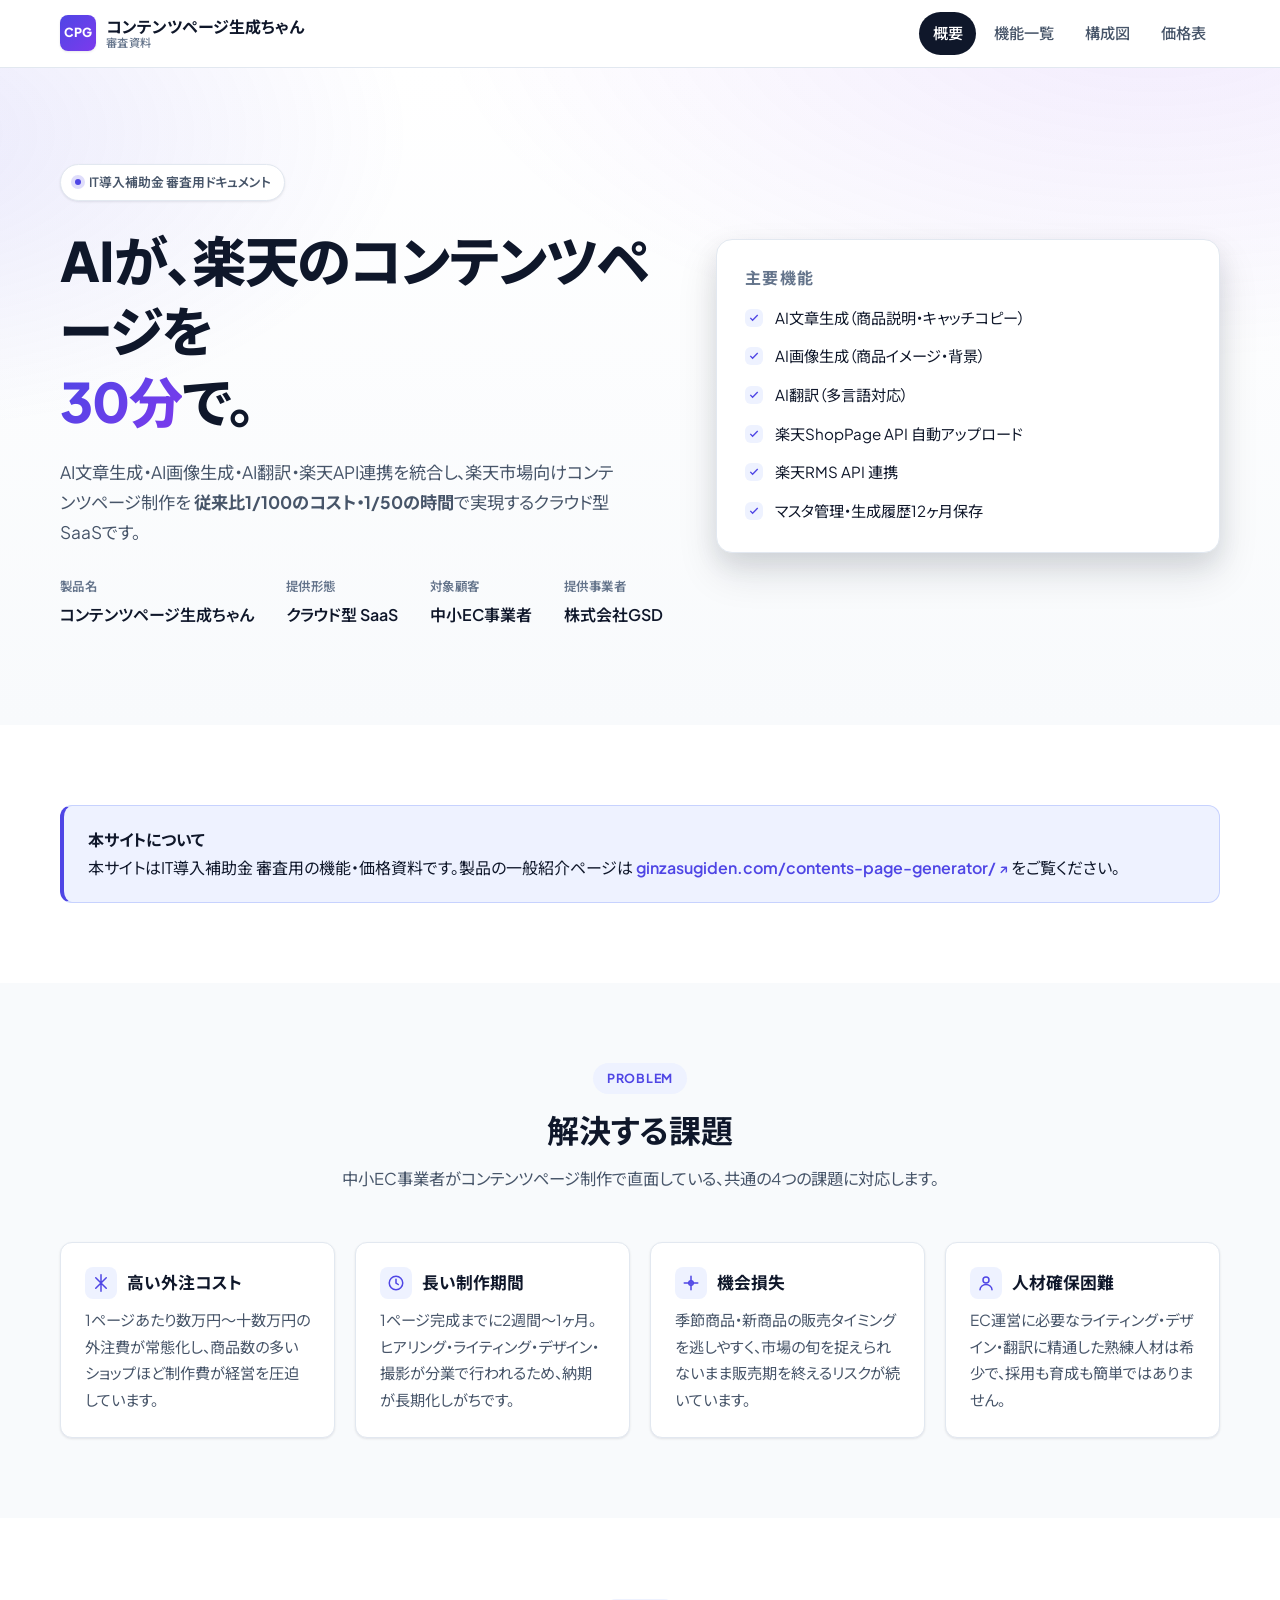
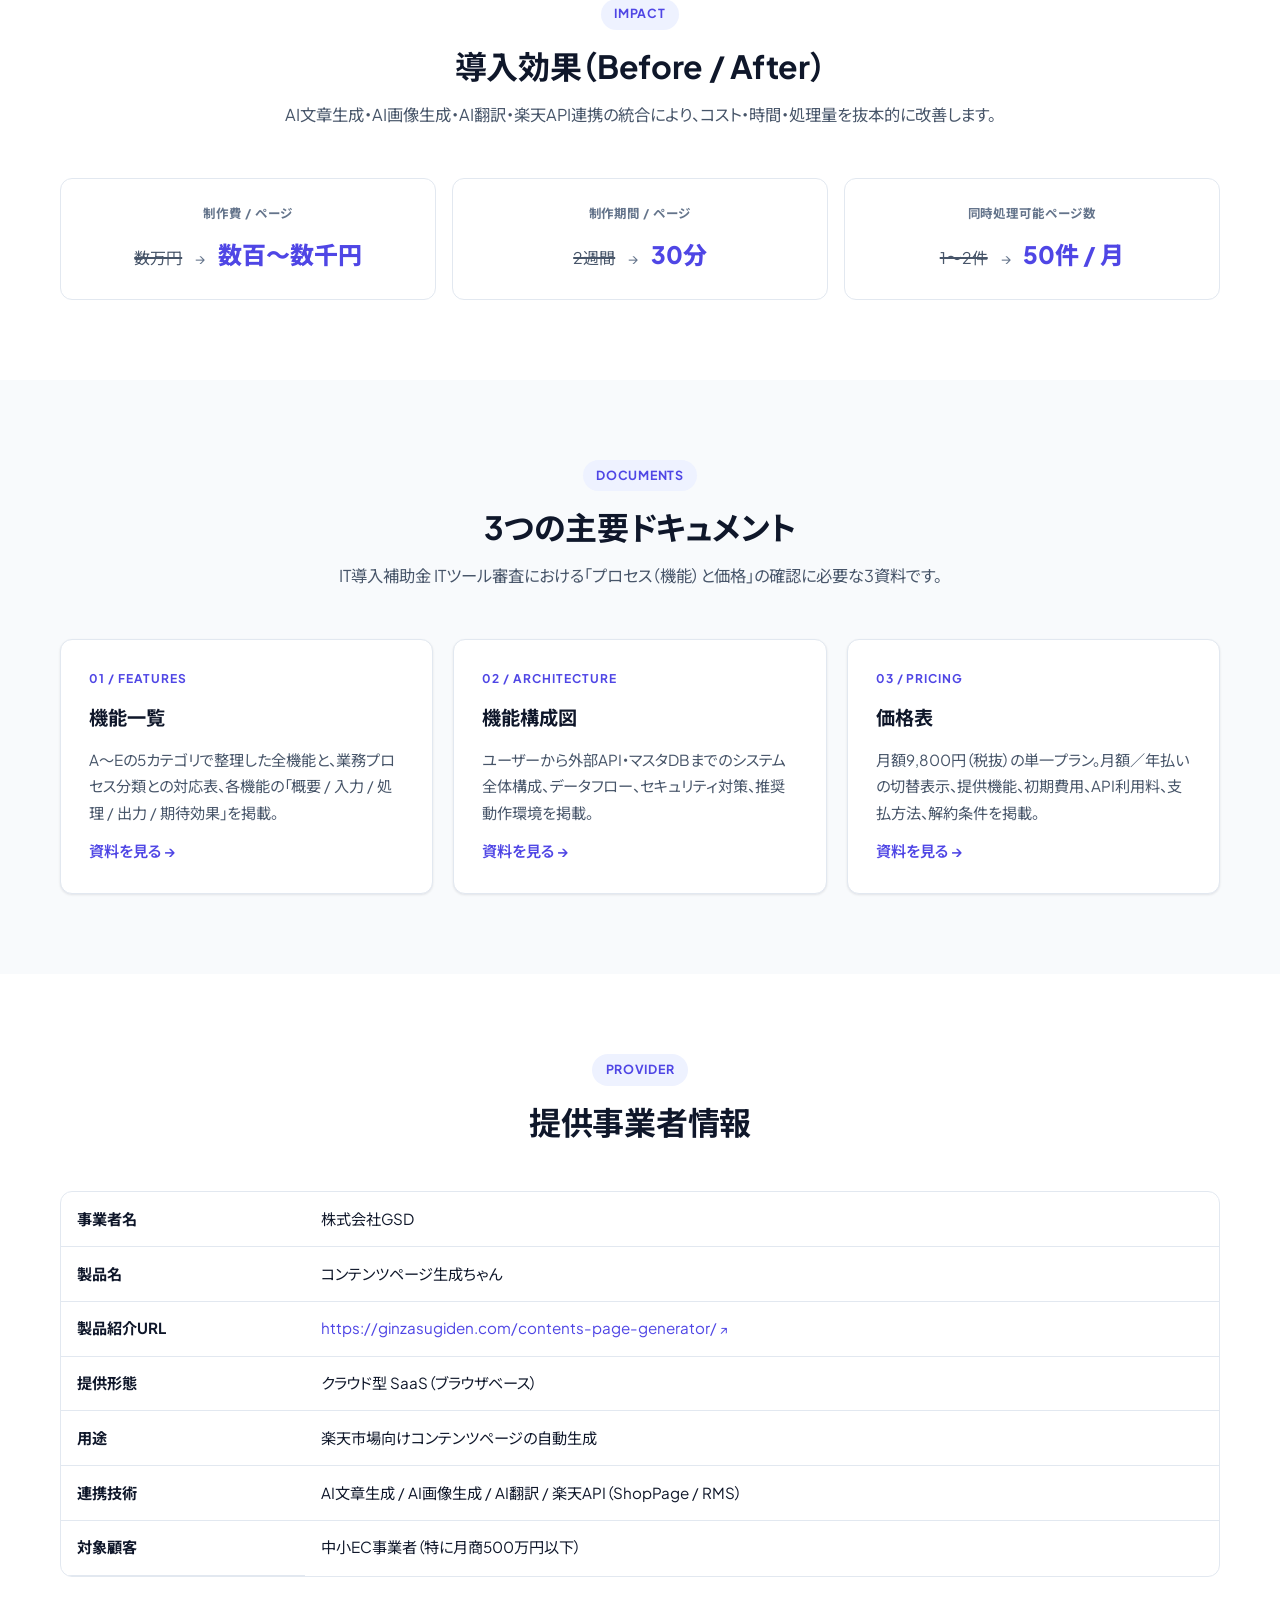
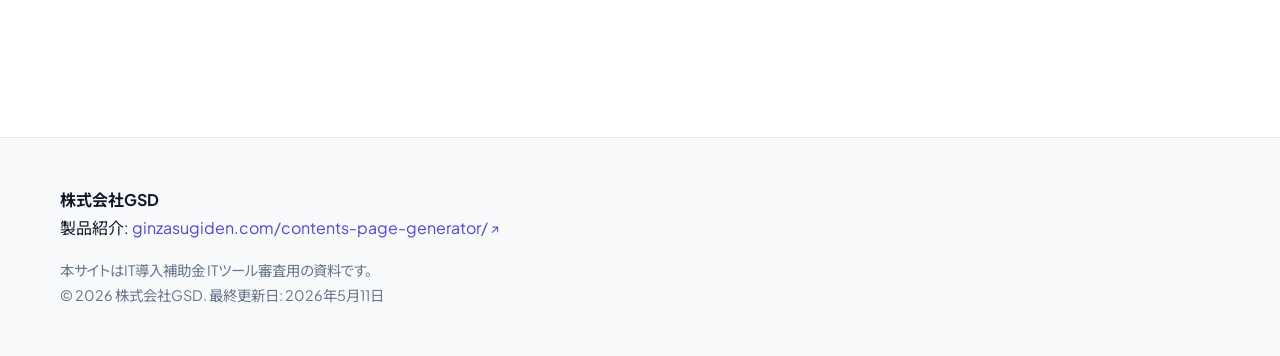
<file: index.html>
<!DOCTYPE html>
<html lang="ja">
<head>
<meta charset="UTF-8">
<meta name="viewport" content="width=device-width, initial-scale=1.0">
<meta name="robots" content="noindex">
<meta name="description" content="コンテンツページ生成ちゃん 審査用ドキュメントサイト — 製品概要・機能一覧・機能構成図・価格表をまとめた、IT導入補助金 ITツール審査用の資料サイトです。">
<title>コンテンツページ生成ちゃん｜IT導入補助金 審査用ドキュメント</title>
<link rel="stylesheet" href="./assets/css/style.css">
</head>
<body>

<header class="site-header">
  <div class="container header-inner">
    <a href="./index.html" class="site-logo">
      <span class="logo-mark">CPG</span>
      <span class="logo-text">コンテンツページ生成ちゃん<small>審査資料</small></span>
    </a>
    <nav class="site-nav" aria-label="主要ナビゲーション">
      <a href="./index.html" aria-current="page">概要</a>
      <a href="./features.html">機能一覧</a>
      <a href="./architecture.html">構成図</a>
      <a href="./pricing.html">価格表</a>
    </nav>
  </div>
</header>

<main>

  <!-- ============== HERO ============== -->
  <section class="hero">
    <div class="container hero-inner">
      <div>
        <span class="hero-tag">IT導入補助金 審査用ドキュメント</span>
        <h1 class="hero-title">
          AIが、楽天のコンテンツページを<br>
          <span class="accent">30分</span>で。
        </h1>
        <p class="hero-lead">
          AI文章生成・AI画像生成・AI翻訳・楽天API連携を統合し、楽天市場向けコンテンツページ制作を
          <strong>従来比1/100のコスト・1/50の時間</strong>で実現するクラウド型SaaSです。
        </p>
        <dl class="hero-meta">
          <div>
            <dt>製品名</dt>
            <dd>コンテンツページ生成ちゃん</dd>
          </div>
          <div>
            <dt>提供形態</dt>
            <dd>クラウド型 SaaS</dd>
          </div>
          <div>
            <dt>対象顧客</dt>
            <dd>中小EC事業者</dd>
          </div>
          <div>
            <dt>提供事業者</dt>
            <dd>株式会社GSD</dd>
          </div>
        </dl>
      </div>

      <aside class="hero-card" aria-label="主要機能サマリ">
        <h2>主要機能</h2>
        <ul>
          <li>AI文章生成（商品説明・キャッチコピー）</li>
          <li>AI画像生成（商品イメージ・背景）</li>
          <li>AI翻訳（多言語対応）</li>
          <li>楽天ShopPage API 自動アップロード</li>
          <li>楽天RMS API 連携</li>
          <li>マスタ管理・生成履歴12ヶ月保存</li>
        </ul>
      </aside>
    </div>
  </section>

  <!-- ============== ABOUT THIS SITE ============== -->
  <section class="section">
    <div class="container">
      <div class="notice">
        <strong>本サイトについて</strong><br>
        本サイトはIT導入補助金 審査用の機能・価格資料です。製品の一般紹介ページは
        <a href="https://ginzasugiden.com/contents-page-generator/" target="_blank" rel="noopener" class="ext">ginzasugiden.com/contents-page-generator/</a>
        をご覧ください。
      </div>
    </div>
  </section>

  <!-- ============== 解決する課題 ============== -->
  <section class="section section--alt">
    <div class="container">
      <div class="section-head">
        <span class="section-eyebrow">PROBLEM</span>
        <h2 class="section-title">解決する課題</h2>
        <p class="section-lead">中小EC事業者がコンテンツページ制作で直面している、共通の4つの課題に対応します。</p>
      </div>

      <div class="card-grid">
        <div class="card fade-in">
          <h3 class="card-title">
            <span class="card-icon" aria-hidden="true">
              <svg width="18" height="18" viewBox="0 0 24 24" fill="none"><path d="M12 1v22M5 5l14 14M19 5 5 19" stroke="currentColor" stroke-width="2" stroke-linecap="round"/></svg>
            </span>
            高い外注コスト
          </h3>
          <p>1ページあたり数万円〜十数万円の外注費が常態化し、商品数の多いショップほど制作費が経営を圧迫しています。</p>
        </div>
        <div class="card fade-in">
          <h3 class="card-title">
            <span class="card-icon" aria-hidden="true">
              <svg width="18" height="18" viewBox="0 0 24 24" fill="none"><circle cx="12" cy="12" r="9" stroke="currentColor" stroke-width="2"/><path d="M12 7v5l3 2" stroke="currentColor" stroke-width="2" stroke-linecap="round"/></svg>
            </span>
            長い制作期間
          </h3>
          <p>1ページ完成までに2週間〜1ヶ月。ヒアリング・ライティング・デザイン・撮影が分業で行われるため、納期が長期化しがちです。</p>
        </div>
        <div class="card fade-in">
          <h3 class="card-title">
            <span class="card-icon" aria-hidden="true">
              <svg width="18" height="18" viewBox="0 0 24 24" fill="none"><path d="M3 12h18M12 3v18" stroke="currentColor" stroke-width="2" stroke-linecap="round"/><circle cx="12" cy="12" r="3" stroke="currentColor" stroke-width="2"/></svg>
            </span>
            機会損失
          </h3>
          <p>季節商品・新商品の販売タイミングを逃しやすく、市場の旬を捉えられないまま販売期を終えるリスクが続いています。</p>
        </div>
        <div class="card fade-in">
          <h3 class="card-title">
            <span class="card-icon" aria-hidden="true">
              <svg width="18" height="18" viewBox="0 0 24 24" fill="none"><circle cx="12" cy="8" r="4" stroke="currentColor" stroke-width="2"/><path d="M4 21c0-4 4-7 8-7s8 3 8 7" stroke="currentColor" stroke-width="2" stroke-linecap="round"/></svg>
            </span>
            人材確保困難
          </h3>
          <p>EC運営に必要なライティング・デザイン・翻訳に精通した熟練人材は希少で、採用も育成も簡単ではありません。</p>
        </div>
      </div>
    </div>
  </section>

  <!-- ============== 導入効果 ============== -->
  <section class="section">
    <div class="container">
      <div class="section-head">
        <span class="section-eyebrow">IMPACT</span>
        <h2 class="section-title">導入効果（Before / After）</h2>
        <p class="section-lead">AI文章生成・AI画像生成・AI翻訳・楽天API連携の統合により、コスト・時間・処理量を抜本的に改善します。</p>
      </div>

      <div class="compare">
        <div class="compare-item fade-in">
          <div class="compare-label">制作費 / ページ</div>
          <div class="compare-value">
            <span class="compare-before">数万円</span>
            <span class="compare-arrow">→</span>
            <span class="compare-after">数百〜数千円</span>
          </div>
        </div>
        <div class="compare-item fade-in">
          <div class="compare-label">制作期間 / ページ</div>
          <div class="compare-value">
            <span class="compare-before">2週間</span>
            <span class="compare-arrow">→</span>
            <span class="compare-after">30分</span>
          </div>
        </div>
        <div class="compare-item fade-in">
          <div class="compare-label">同時処理可能ページ数</div>
          <div class="compare-value">
            <span class="compare-before">1〜2件</span>
            <span class="compare-arrow">→</span>
            <span class="compare-after">50件 / 月</span>
          </div>
        </div>
      </div>
    </div>
  </section>

  <!-- ============== ナビゲーション（3つの主要ドキュメント） ============== -->
  <section class="section section--alt">
    <div class="container">
      <div class="section-head">
        <span class="section-eyebrow">DOCUMENTS</span>
        <h2 class="section-title">3つの主要ドキュメント</h2>
        <p class="section-lead">IT導入補助金 ITツール審査における「プロセス（機能）と価格」の確認に必要な3資料です。</p>
      </div>

      <div class="navcard-grid">
        <a href="./features.html" class="navcard fade-in">
          <span class="navcard-step">01 / FEATURES</span>
          <span class="navcard-title">機能一覧</span>
          <p class="navcard-desc">A〜Eの5カテゴリで整理した全機能と、業務プロセス分類との対応表、各機能の「概要 / 入力 / 処理 / 出力 / 期待効果」を掲載。</p>
          <span class="navcard-arrow">資料を見る →</span>
        </a>

        <a href="./architecture.html" class="navcard fade-in">
          <span class="navcard-step">02 / ARCHITECTURE</span>
          <span class="navcard-title">機能構成図</span>
          <p class="navcard-desc">ユーザーから外部API・マスタDBまでのシステム全体構成、データフロー、セキュリティ対策、推奨動作環境を掲載。</p>
          <span class="navcard-arrow">資料を見る →</span>
        </a>

        <a href="./pricing.html" class="navcard fade-in">
          <span class="navcard-step">03 / PRICING</span>
          <span class="navcard-title">価格表</span>
          <p class="navcard-desc">月額9,800円（税抜）の単一プラン。月額／年払いの切替表示、提供機能、初期費用、API利用料、支払方法、解約条件を掲載。</p>
          <span class="navcard-arrow">資料を見る →</span>
        </a>
      </div>
    </div>
  </section>

  <!-- ============== 提供事業者情報 ============== -->
  <section class="section">
    <div class="container">
      <div class="section-head">
        <span class="section-eyebrow">PROVIDER</span>
        <h2 class="section-title">提供事業者情報</h2>
      </div>

      <div class="table-wrap">
        <table class="table">
          <tbody>
            <tr>
              <th scope="row">事業者名</th>
              <td>株式会社GSD</td>
            </tr>
            <tr>
              <th scope="row">製品名</th>
              <td>コンテンツページ生成ちゃん</td>
            </tr>
            <tr>
              <th scope="row">製品紹介URL</th>
              <td><a href="https://ginzasugiden.com/contents-page-generator/" target="_blank" rel="noopener" class="ext">https://ginzasugiden.com/contents-page-generator/</a></td>
            </tr>
            <tr>
              <th scope="row">提供形態</th>
              <td>クラウド型 SaaS（ブラウザベース）</td>
            </tr>
            <tr>
              <th scope="row">用途</th>
              <td>楽天市場向けコンテンツページの自動生成</td>
            </tr>
            <tr>
              <th scope="row">連携技術</th>
              <td>AI文章生成 / AI画像生成 / AI翻訳 / 楽天API（ShopPage / RMS）</td>
            </tr>
            <tr>
              <th scope="row">対象顧客</th>
              <td>中小EC事業者（特に月商500万円以下）</td>
            </tr>
          </tbody>
        </table>
      </div>
    </div>
  </section>

</main>

<footer class="site-footer">
  <div class="container">
    <p class="footer-company">
      <strong>株式会社GSD</strong><br>
      製品紹介: <a href="https://ginzasugiden.com/contents-page-generator/" target="_blank" rel="noopener" class="ext">ginzasugiden.com/contents-page-generator/</a>
    </p>
    <p class="footer-meta">
      本サイトはIT導入補助金 ITツール審査用の資料です。<br>
      © 2026 株式会社GSD. 最終更新日: <time datetime="2026-05-11">2026年5月11日</time>
    </p>
  </div>
</footer>

<script src="./assets/js/main.js" defer></script>
</body>
</html>
</file>
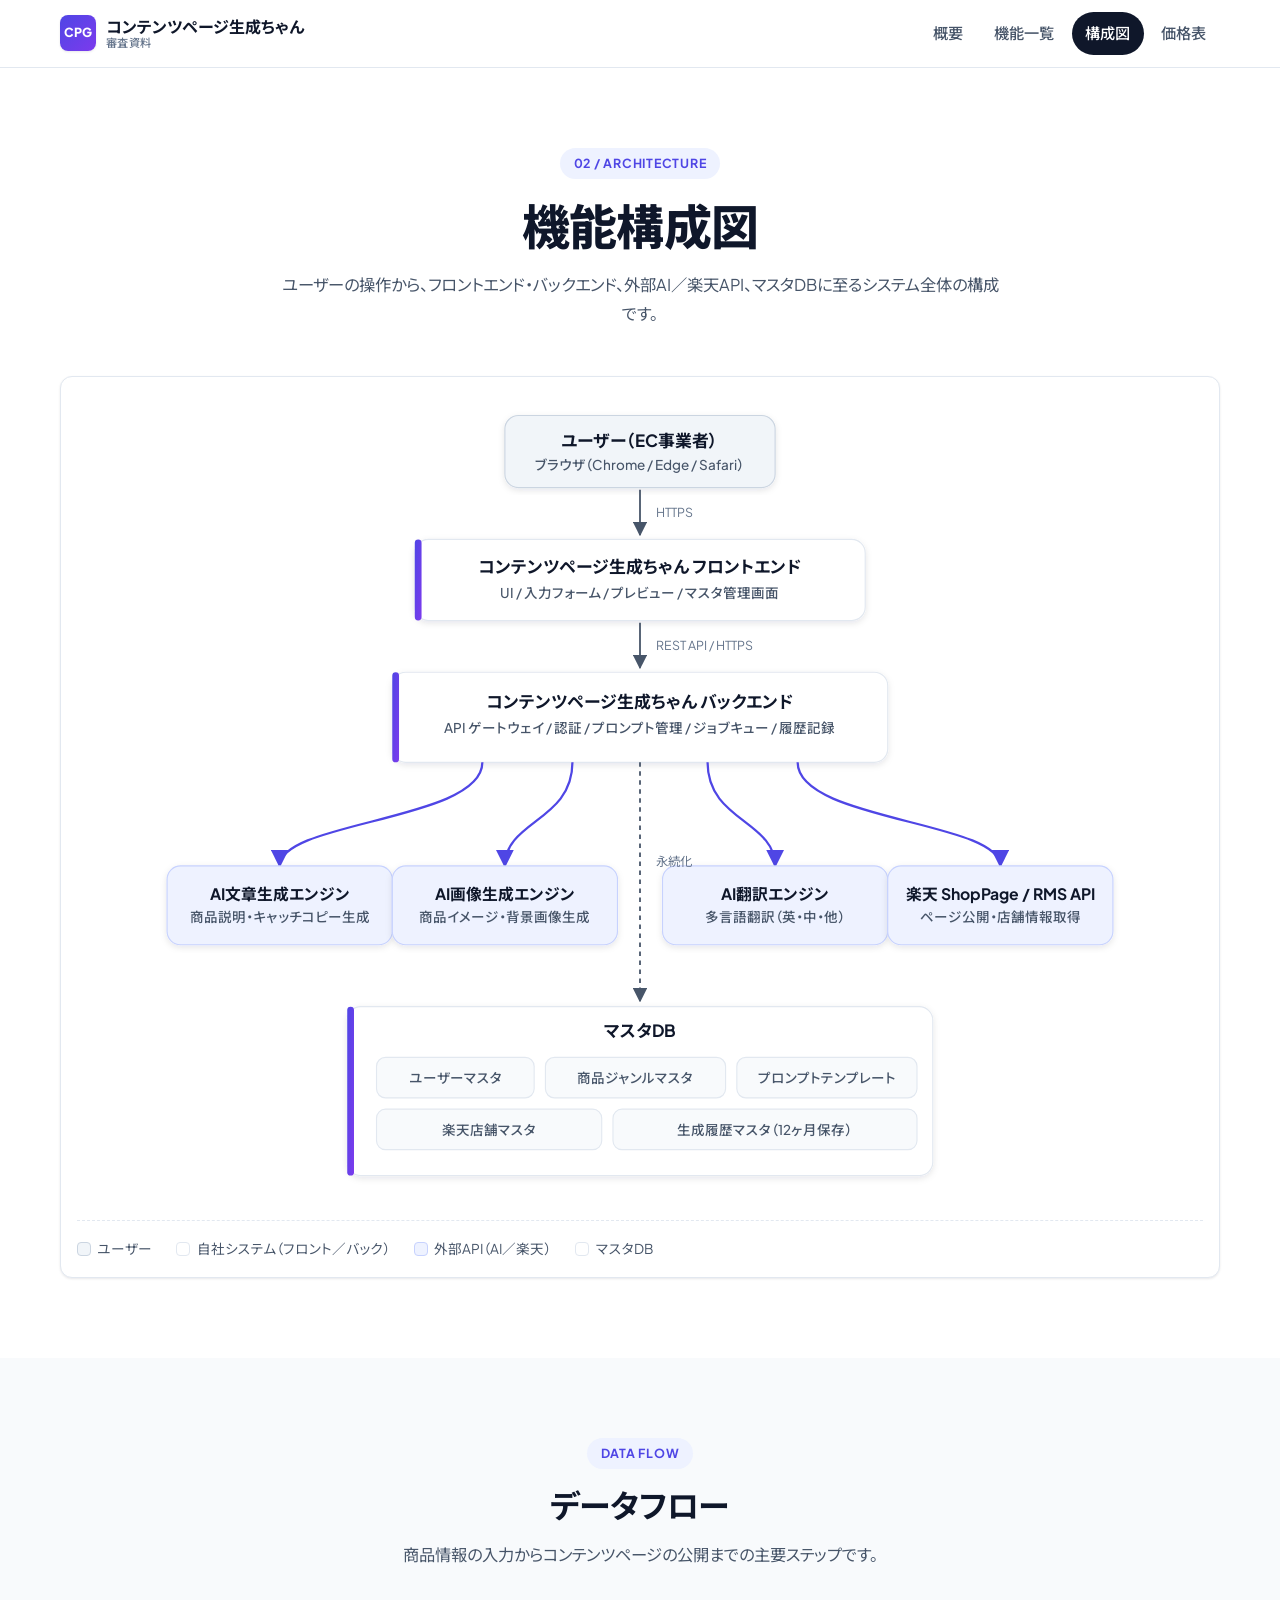
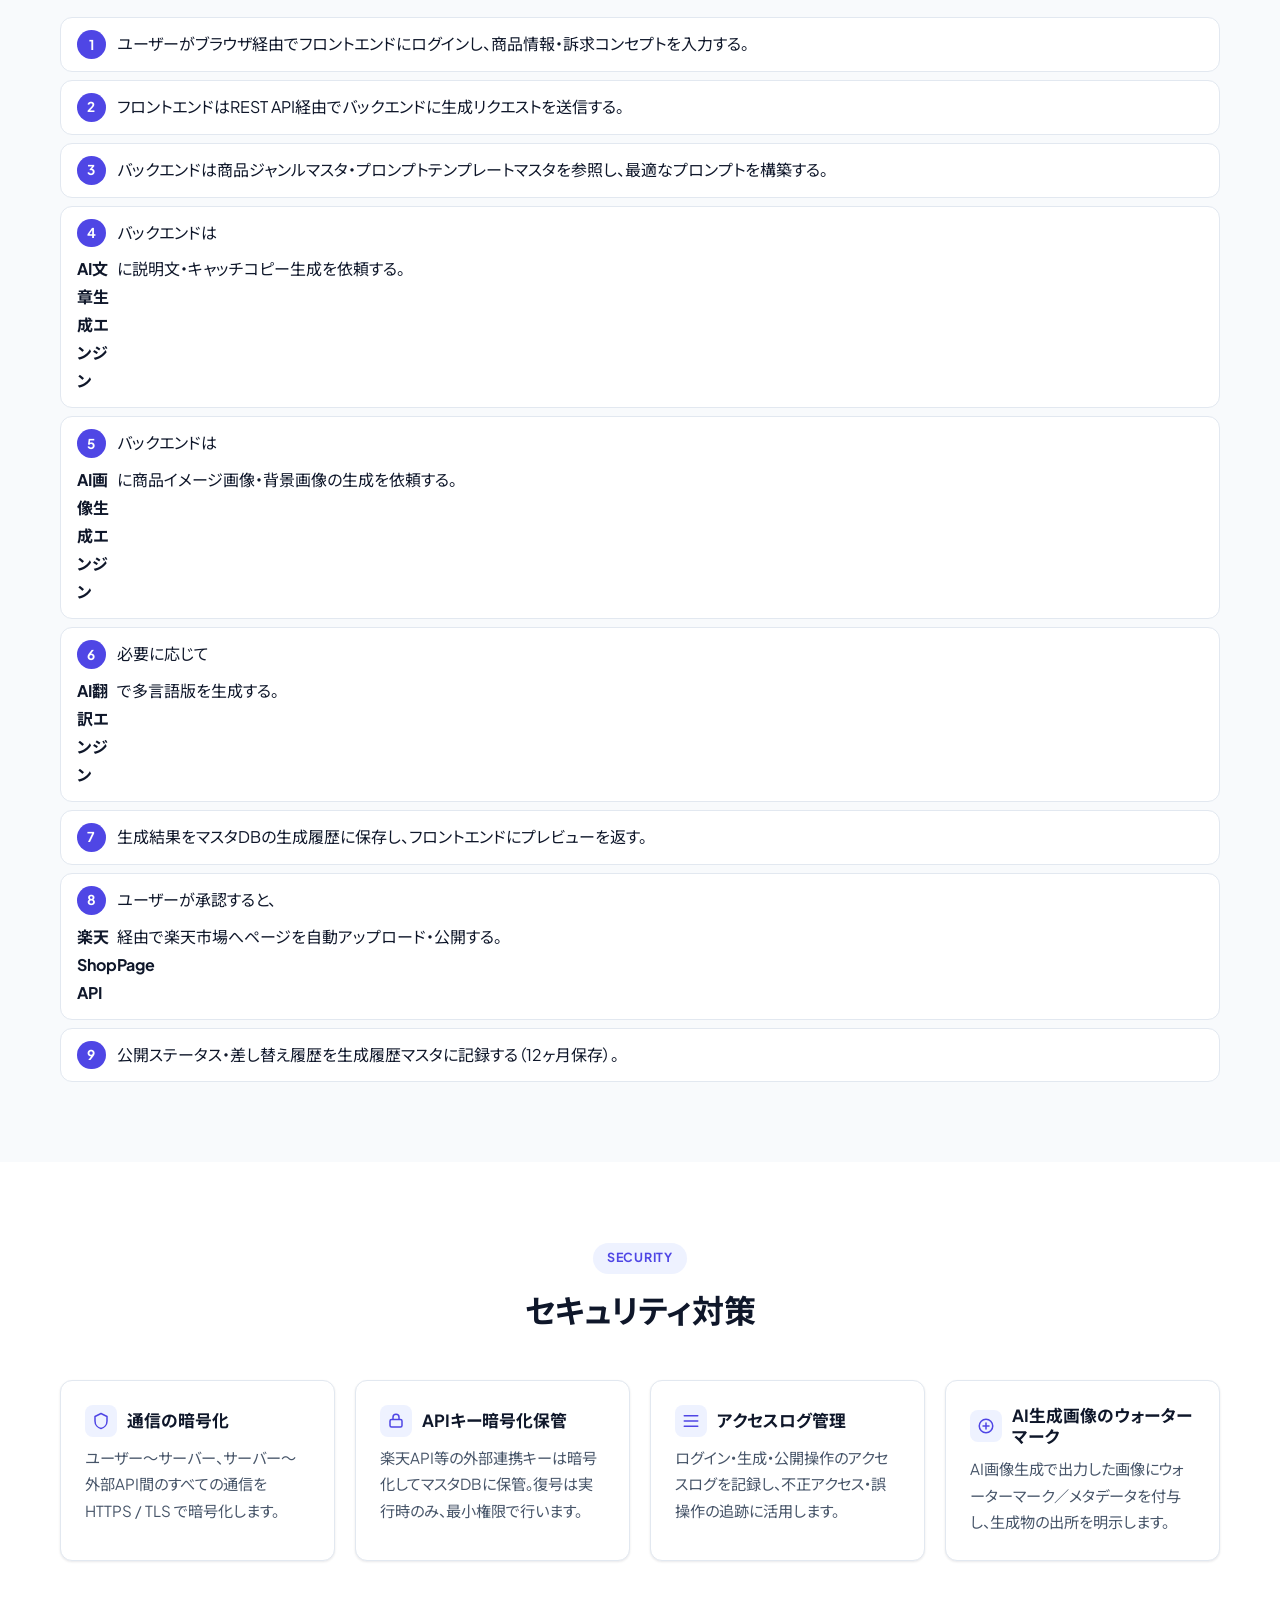
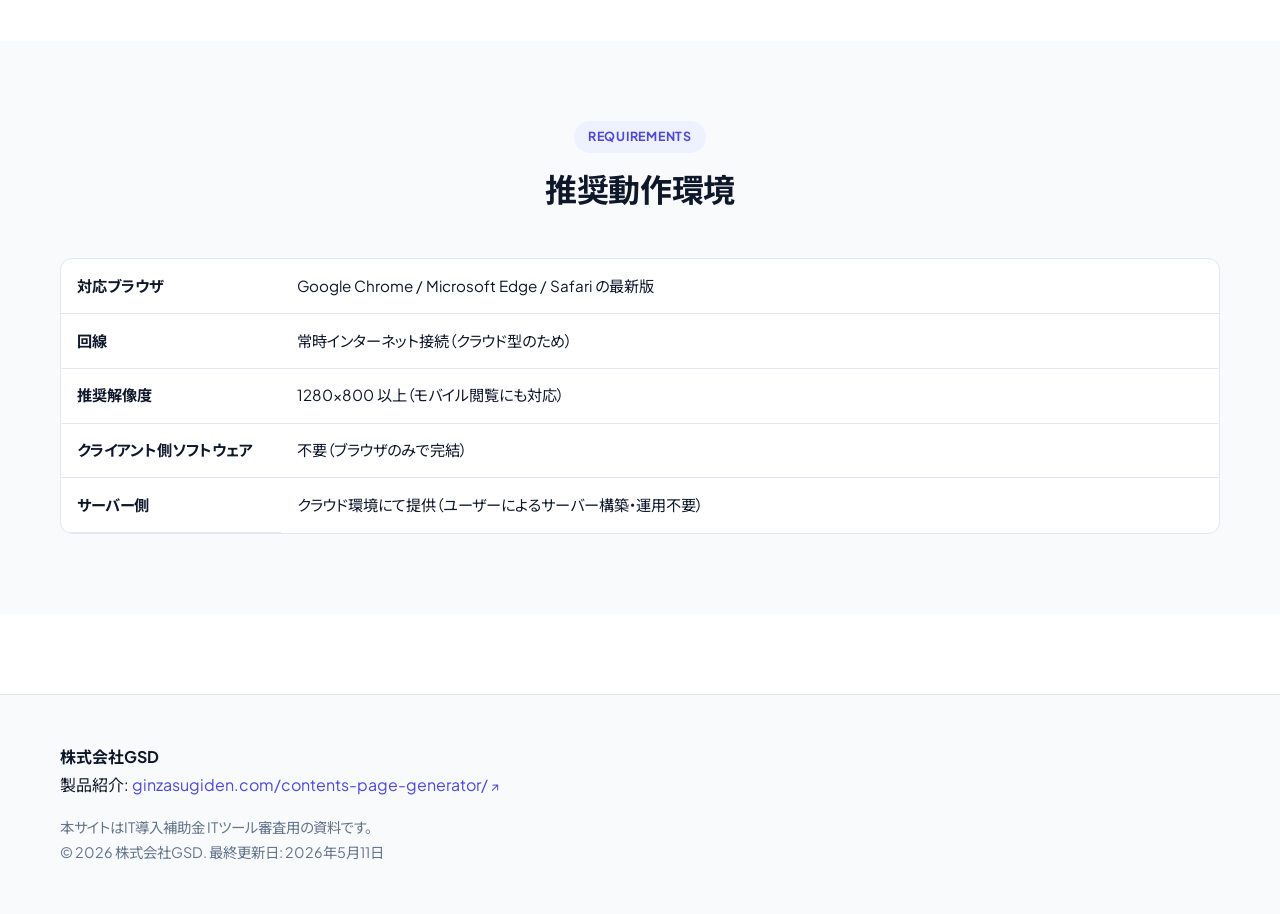
<file: architecture.html>
<!DOCTYPE html>
<html lang="ja">
<head>
<meta charset="UTF-8">
<meta name="viewport" content="width=device-width, initial-scale=1.0">
<meta name="robots" content="noindex">
<meta name="description" content="コンテンツページ生成ちゃんの機能構成図。ユーザー〜フロントエンド〜バックエンド〜外部AI／楽天API〜マスタDBの全体構成、データフロー、セキュリティ対策を掲載。">
<title>機能構成図｜コンテンツページ生成ちゃん 審査用ドキュメント</title>
<link rel="stylesheet" href="./assets/css/style.css">
</head>
<body>

<header class="site-header">
  <div class="container header-inner">
    <a href="./index.html" class="site-logo">
      <span class="logo-mark">CPG</span>
      <span class="logo-text">コンテンツページ生成ちゃん<small>審査資料</small></span>
    </a>
    <nav class="site-nav" aria-label="主要ナビゲーション">
      <a href="./index.html">概要</a>
      <a href="./features.html">機能一覧</a>
      <a href="./architecture.html" aria-current="page">構成図</a>
      <a href="./pricing.html">価格表</a>
    </nav>
  </div>
</header>

<main>

  <section class="section">
    <div class="container">
      <div class="section-head">
        <span class="section-eyebrow">02 / ARCHITECTURE</span>
        <h1 class="section-title">機能構成図</h1>
        <p class="section-lead">ユーザーの操作から、フロントエンド・バックエンド、外部AI／楽天API、マスタDBに至るシステム全体の構成です。</p>
      </div>

      <figure class="arch-figure fade-in">
        <svg viewBox="0 0 1000 720" role="img" aria-label="システム機能構成図" xmlns="http://www.w3.org/2000/svg">
          <defs>
            <linearGradient id="gradAccent" x1="0" x2="1" y1="0" y2="1">
              <stop offset="0%" stop-color="#4F46E5"/>
              <stop offset="100%" stop-color="#7C3AED"/>
            </linearGradient>
            <marker id="arrow" viewBox="0 0 10 10" refX="9" refY="5" markerWidth="8" markerHeight="8" orient="auto-start-reverse">
              <path d="M0,0 L10,5 L0,10 z" fill="#475569"/>
            </marker>
            <marker id="arrow-accent" viewBox="0 0 10 10" refX="9" refY="5" markerWidth="8" markerHeight="8" orient="auto-start-reverse">
              <path d="M0,0 L10,5 L0,10 z" fill="#4F46E5"/>
            </marker>
            <filter id="shadow" x="-10%" y="-10%" width="120%" height="120%">
              <feDropShadow dx="0" dy="2" stdDeviation="3" flood-color="#0F172A" flood-opacity="0.10"/>
            </filter>
          </defs>

          <style>
            .lbl { font-family: 'Plus Jakarta Sans','Noto Sans JP',sans-serif; font-weight: 700; fill: #0F172A; }
            .lbl-sub { font-family: 'Plus Jakarta Sans','Noto Sans JP',sans-serif; font-weight: 500; fill: #475569; font-size: 12px; }
            .lbl-white { fill: #ffffff; font-family: 'Plus Jakarta Sans','Noto Sans JP',sans-serif; font-weight: 700; }
            .edge { stroke: #475569; stroke-width: 1.6; fill: none; }
            .edge-accent { stroke: #4F46E5; stroke-width: 2; fill: none; }
            .edge-label { font-family: 'Plus Jakarta Sans','Noto Sans JP',sans-serif; font-size: 11px; fill: #64748B; }
            .bg-user { fill: #F1F5F9; stroke: #CBD5E1; }
            .bg-front { fill: #ffffff; stroke: #E2E8F0; }
            .bg-back { fill: #ffffff; stroke: #E2E8F0; }
            .bg-ext { fill: #EEF2FF; stroke: #C7D2FE; }
            .bg-db { fill: #ffffff; stroke: #E2E8F0; }
          </style>

          <!-- (1) USER -->
          <g filter="url(#shadow)">
            <rect class="bg-user" x="380" y="20" width="240" height="64" rx="12"/>
          </g>
          <text x="500" y="48" class="lbl" font-size="15" text-anchor="middle">ユーザー（EC事業者）</text>
          <text x="500" y="68" class="lbl-sub" text-anchor="middle">ブラウザ（Chrome / Edge / Safari）</text>

          <!-- Arrow user → frontend -->
          <line class="edge" x1="500" y1="86" x2="500" y2="126" marker-end="url(#arrow)"/>
          <text x="514" y="110" class="edge-label">HTTPS</text>

          <!-- (2) FRONTEND -->
          <g filter="url(#shadow)">
            <rect class="bg-front" x="300" y="130" width="400" height="72" rx="12"/>
          </g>
          <rect x="300" y="130" width="6" height="72" rx="3" fill="url(#gradAccent)"/>
          <text x="500" y="160" class="lbl" font-size="15" text-anchor="middle">コンテンツページ生成ちゃん フロントエンド</text>
          <text x="500" y="182" class="lbl-sub" text-anchor="middle">UI / 入力フォーム / プレビュー / マスタ管理画面</text>

          <!-- Arrow frontend → backend -->
          <line class="edge" x1="500" y1="204" x2="500" y2="244" marker-end="url(#arrow)"/>
          <text x="514" y="228" class="edge-label">REST API / HTTPS</text>

          <!-- (3) BACKEND -->
          <g filter="url(#shadow)">
            <rect class="bg-back" x="280" y="248" width="440" height="80" rx="12"/>
          </g>
          <rect x="280" y="248" width="6" height="80" rx="3" fill="url(#gradAccent)"/>
          <text x="500" y="280" class="lbl" font-size="15" text-anchor="middle">コンテンツページ生成ちゃん バックエンド</text>
          <text x="500" y="302" class="lbl-sub" text-anchor="middle">API ゲートウェイ / 認証 / プロンプト管理 / ジョブキュー / 履歴記録</text>

          <!-- Edges to external services (fan-out) -->
          <!-- left column: AI text, AI image, AI translate -->
          <!-- backend bottom anchor y=328 -->
          <path class="edge-accent" d="M 360 328 C 360 380, 180 380, 180 420" marker-end="url(#arrow-accent)"/>
          <path class="edge-accent" d="M 440 328 C 440 380, 380 380, 380 420" marker-end="url(#arrow-accent)"/>
          <path class="edge-accent" d="M 560 328 C 560 380, 620 380, 620 420" marker-end="url(#arrow-accent)"/>
          <path class="edge-accent" d="M 640 328 C 640 380, 820 380, 820 420" marker-end="url(#arrow-accent)"/>

          <!-- (4) External services row -->
          <!-- AI 文章 -->
          <g filter="url(#shadow)">
            <rect class="bg-ext" x="80" y="420" width="200" height="70" rx="12"/>
          </g>
          <text x="180" y="450" class="lbl" font-size="14" text-anchor="middle">AI文章生成エンジン</text>
          <text x="180" y="470" class="lbl-sub" text-anchor="middle">商品説明・キャッチコピー生成</text>

          <!-- AI 画像 -->
          <g filter="url(#shadow)">
            <rect class="bg-ext" x="280" y="420" width="200" height="70" rx="12"/>
          </g>
          <text x="380" y="450" class="lbl" font-size="14" text-anchor="middle">AI画像生成エンジン</text>
          <text x="380" y="470" class="lbl-sub" text-anchor="middle">商品イメージ・背景画像生成</text>

          <!-- AI 翻訳 -->
          <g filter="url(#shadow)">
            <rect class="bg-ext" x="520" y="420" width="200" height="70" rx="12"/>
          </g>
          <text x="620" y="450" class="lbl" font-size="14" text-anchor="middle">AI翻訳エンジン</text>
          <text x="620" y="470" class="lbl-sub" text-anchor="middle">多言語翻訳（英・中・他）</text>

          <!-- 楽天 API -->
          <g filter="url(#shadow)">
            <rect class="bg-ext" x="720" y="420" width="200" height="70" rx="12"/>
          </g>
          <text x="820" y="450" class="lbl" font-size="14" text-anchor="middle">楽天 ShopPage / RMS API</text>
          <text x="820" y="470" class="lbl-sub" text-anchor="middle">ページ公開・店舗情報取得</text>

          <!-- Arrow backend → DB -->
          <line class="edge" x1="500" y1="328" x2="500" y2="540" stroke-dasharray="4 4" marker-end="url(#arrow)"/>
          <text x="514" y="420" class="edge-label">永続化</text>

          <!-- (5) MASTER DB -->
          <g filter="url(#shadow)">
            <rect class="bg-db" x="240" y="545" width="520" height="150" rx="12"/>
          </g>
          <rect x="240" y="545" width="6" height="150" rx="3" fill="url(#gradAccent)"/>
          <text x="500" y="572" class="lbl" font-size="15" text-anchor="middle">マスタDB</text>

          <!-- 5 master items in two rows -->
          <g class="lbl-sub" font-size="12">
            <rect x="266" y="590" width="140" height="36" rx="8" fill="#F8FAFC" stroke="#E2E8F0"/>
            <text x="336" y="613" text-anchor="middle">ユーザーマスタ</text>

            <rect x="416" y="590" width="160" height="36" rx="8" fill="#F8FAFC" stroke="#E2E8F0"/>
            <text x="496" y="613" text-anchor="middle">商品ジャンルマスタ</text>

            <rect x="586" y="590" width="160" height="36" rx="8" fill="#F8FAFC" stroke="#E2E8F0"/>
            <text x="666" y="613" text-anchor="middle">プロンプトテンプレート</text>

            <rect x="266" y="636" width="200" height="36" rx="8" fill="#F8FAFC" stroke="#E2E8F0"/>
            <text x="366" y="659" text-anchor="middle">楽天店舗マスタ</text>

            <rect x="476" y="636" width="270" height="36" rx="8" fill="#F8FAFC" stroke="#E2E8F0"/>
            <text x="611" y="659" text-anchor="middle">生成履歴マスタ（12ヶ月保存）</text>
          </g>
        </svg>

        <div class="arch-legend">
          <span><i style="background:#F1F5F9; border:1px solid #CBD5E1;"></i>ユーザー</span>
          <span><i style="background:#fff; border:1px solid #E2E8F0;"></i>自社システム（フロント／バック）</span>
          <span><i style="background:#EEF2FF; border:1px solid #C7D2FE;"></i>外部API（AI／楽天）</span>
          <span><i style="background:#fff; border:1px solid #E2E8F0;"></i>マスタDB</span>
        </div>
      </figure>
    </div>
  </section>

  <!-- ============== データフロー説明 ============== -->
  <section class="section section--alt">
    <div class="container">
      <div class="section-head">
        <span class="section-eyebrow">DATA FLOW</span>
        <h2 class="section-title">データフロー</h2>
        <p class="section-lead">商品情報の入力からコンテンツページの公開までの主要ステップです。</p>
      </div>

      <ol class="flow-list">
        <li>ユーザーがブラウザ経由でフロントエンドにログインし、商品情報・訴求コンセプトを入力する。</li>
        <li>フロントエンドはREST API経由でバックエンドに生成リクエストを送信する。</li>
        <li>バックエンドは商品ジャンルマスタ・プロンプトテンプレートマスタを参照し、最適なプロンプトを構築する。</li>
        <li>バックエンドは <strong>AI文章生成エンジン</strong> に説明文・キャッチコピー生成を依頼する。</li>
        <li>バックエンドは <strong>AI画像生成エンジン</strong> に商品イメージ画像・背景画像の生成を依頼する。</li>
        <li>必要に応じて <strong>AI翻訳エンジン</strong> で多言語版を生成する。</li>
        <li>生成結果をマスタDBの生成履歴に保存し、フロントエンドにプレビューを返す。</li>
        <li>ユーザーが承認すると、<strong>楽天ShopPage API</strong> 経由で楽天市場へページを自動アップロード・公開する。</li>
        <li>公開ステータス・差し替え履歴を生成履歴マスタに記録する（12ヶ月保存）。</li>
      </ol>
    </div>
  </section>

  <!-- ============== セキュリティ対策 ============== -->
  <section class="section">
    <div class="container">
      <div class="section-head">
        <span class="section-eyebrow">SECURITY</span>
        <h2 class="section-title">セキュリティ対策</h2>
      </div>

      <div class="card-grid">
        <div class="card fade-in">
          <h3 class="card-title">
            <span class="card-icon" aria-hidden="true">
              <svg width="18" height="18" viewBox="0 0 24 24" fill="none"><path d="M12 2 4 6v6c0 5 3.5 9 8 10 4.5-1 8-5 8-10V6l-8-4Z" stroke="currentColor" stroke-width="2" stroke-linejoin="round"/></svg>
            </span>
            通信の暗号化
          </h3>
          <p>ユーザー〜サーバー、サーバー〜外部API間のすべての通信を HTTPS / TLS で暗号化します。</p>
        </div>
        <div class="card fade-in">
          <h3 class="card-title">
            <span class="card-icon" aria-hidden="true">
              <svg width="18" height="18" viewBox="0 0 24 24" fill="none"><rect x="4" y="10" width="16" height="10" rx="2" stroke="currentColor" stroke-width="2"/><path d="M8 10V7a4 4 0 0 1 8 0v3" stroke="currentColor" stroke-width="2"/></svg>
            </span>
            APIキー暗号化保管
          </h3>
          <p>楽天API等の外部連携キーは暗号化してマスタDBに保管。復号は実行時のみ、最小権限で行います。</p>
        </div>
        <div class="card fade-in">
          <h3 class="card-title">
            <span class="card-icon" aria-hidden="true">
              <svg width="18" height="18" viewBox="0 0 24 24" fill="none"><path d="M3 5h18M3 12h18M3 19h18" stroke="currentColor" stroke-width="2" stroke-linecap="round"/></svg>
            </span>
            アクセスログ管理
          </h3>
          <p>ログイン・生成・公開操作のアクセスログを記録し、不正アクセス・誤操作の追跡に活用します。</p>
        </div>
        <div class="card fade-in">
          <h3 class="card-title">
            <span class="card-icon" aria-hidden="true">
              <svg width="18" height="18" viewBox="0 0 24 24" fill="none"><circle cx="12" cy="12" r="9" stroke="currentColor" stroke-width="2"/><path d="M8 12h8M12 8v8" stroke="currentColor" stroke-width="2" stroke-linecap="round"/></svg>
            </span>
            AI生成画像のウォーターマーク
          </h3>
          <p>AI画像生成で出力した画像にウォーターマーク／メタデータを付与し、生成物の出所を明示します。</p>
        </div>
      </div>
    </div>
  </section>

  <!-- ============== 推奨動作環境 ============== -->
  <section class="section section--alt">
    <div class="container">
      <div class="section-head">
        <span class="section-eyebrow">REQUIREMENTS</span>
        <h2 class="section-title">推奨動作環境</h2>
      </div>

      <div class="table-wrap">
        <table class="table">
          <tbody>
            <tr>
              <th scope="row" style="width: 220px;">対応ブラウザ</th>
              <td>Google Chrome / Microsoft Edge / Safari の最新版</td>
            </tr>
            <tr>
              <th scope="row">回線</th>
              <td>常時インターネット接続（クラウド型のため）</td>
            </tr>
            <tr>
              <th scope="row">推奨解像度</th>
              <td>1280×800 以上（モバイル閲覧にも対応）</td>
            </tr>
            <tr>
              <th scope="row">クライアント側ソフトウェア</th>
              <td>不要（ブラウザのみで完結）</td>
            </tr>
            <tr>
              <th scope="row">サーバー側</th>
              <td>クラウド環境にて提供（ユーザーによるサーバー構築・運用不要）</td>
            </tr>
          </tbody>
        </table>
      </div>
    </div>
  </section>

</main>

<footer class="site-footer">
  <div class="container">
    <p class="footer-company">
      <strong>株式会社GSD</strong><br>
      製品紹介: <a href="https://ginzasugiden.com/contents-page-generator/" target="_blank" rel="noopener" class="ext">ginzasugiden.com/contents-page-generator/</a>
    </p>
    <p class="footer-meta">
      本サイトはIT導入補助金 ITツール審査用の資料です。<br>
      © 2026 株式会社GSD. 最終更新日: <time datetime="2026-05-11">2026年5月11日</time>
    </p>
  </div>
</footer>

<script src="./assets/js/main.js" defer></script>
</body>
</html>
</file>
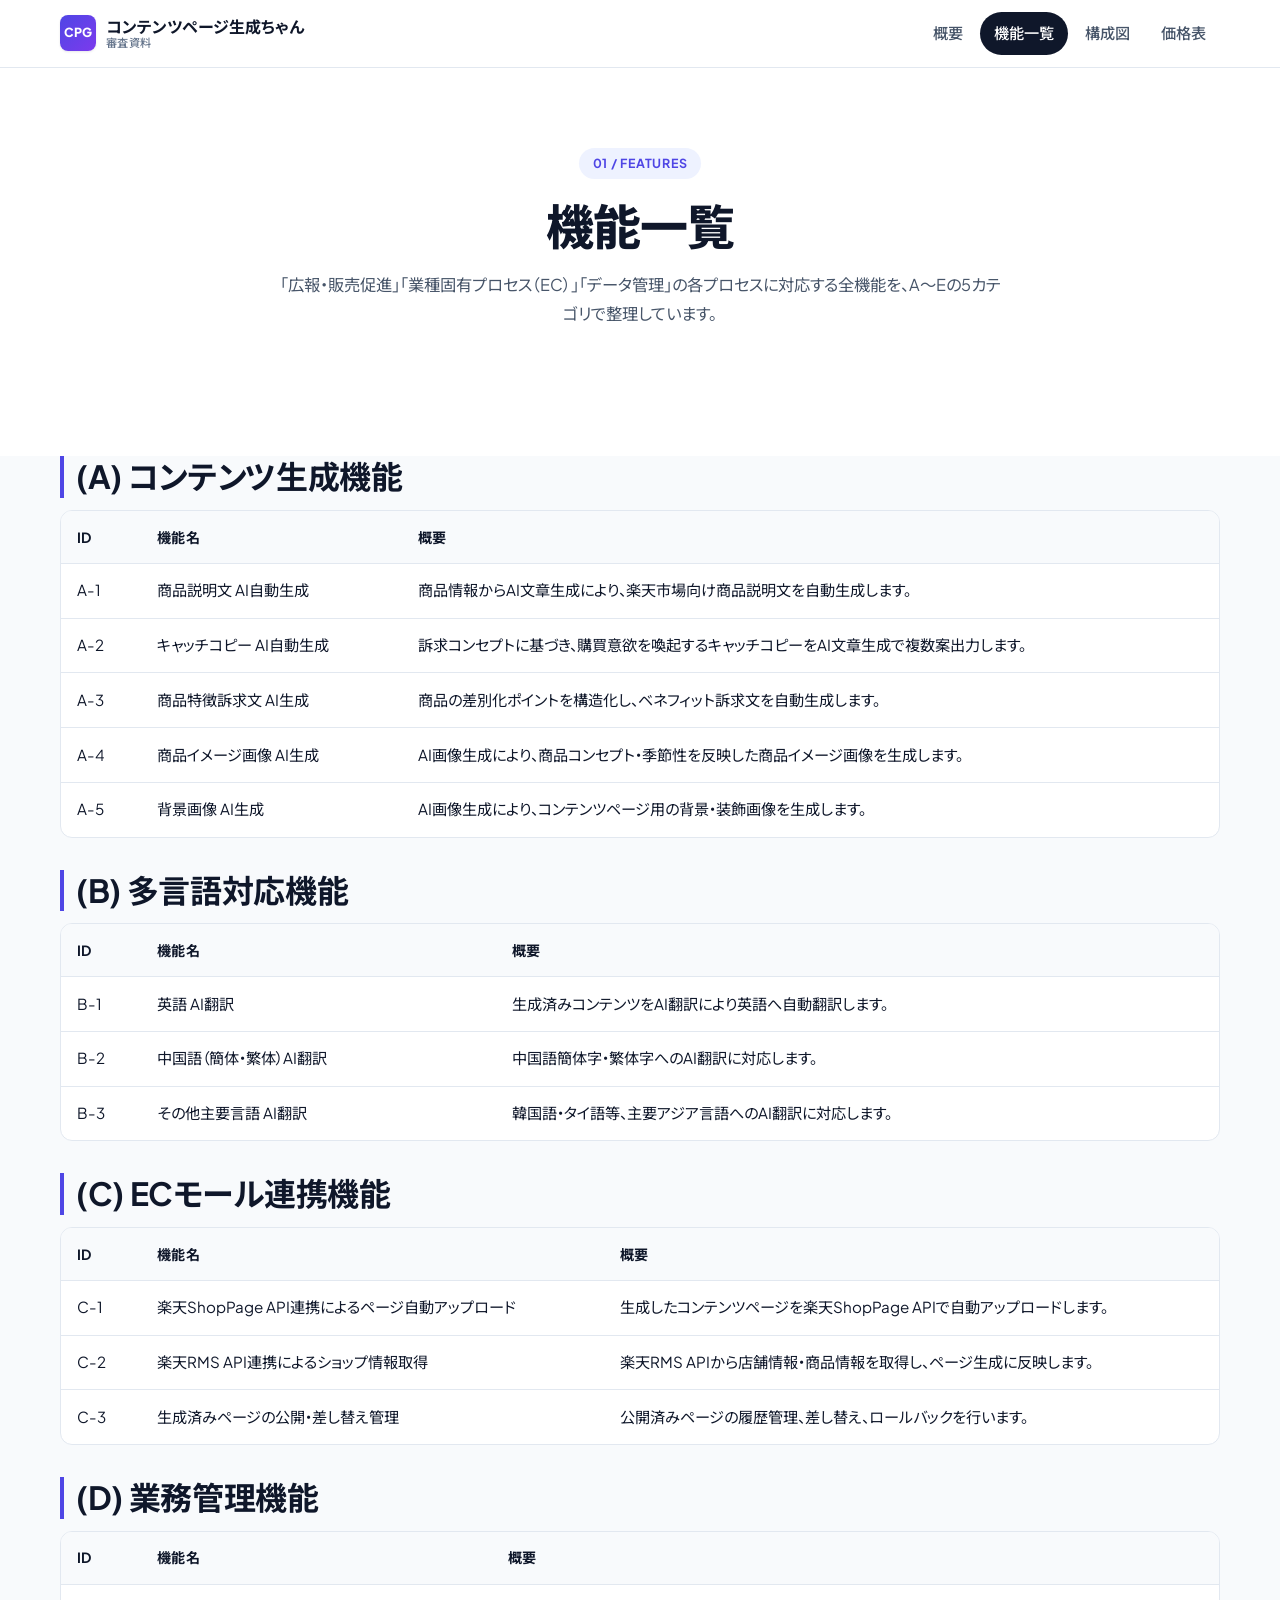
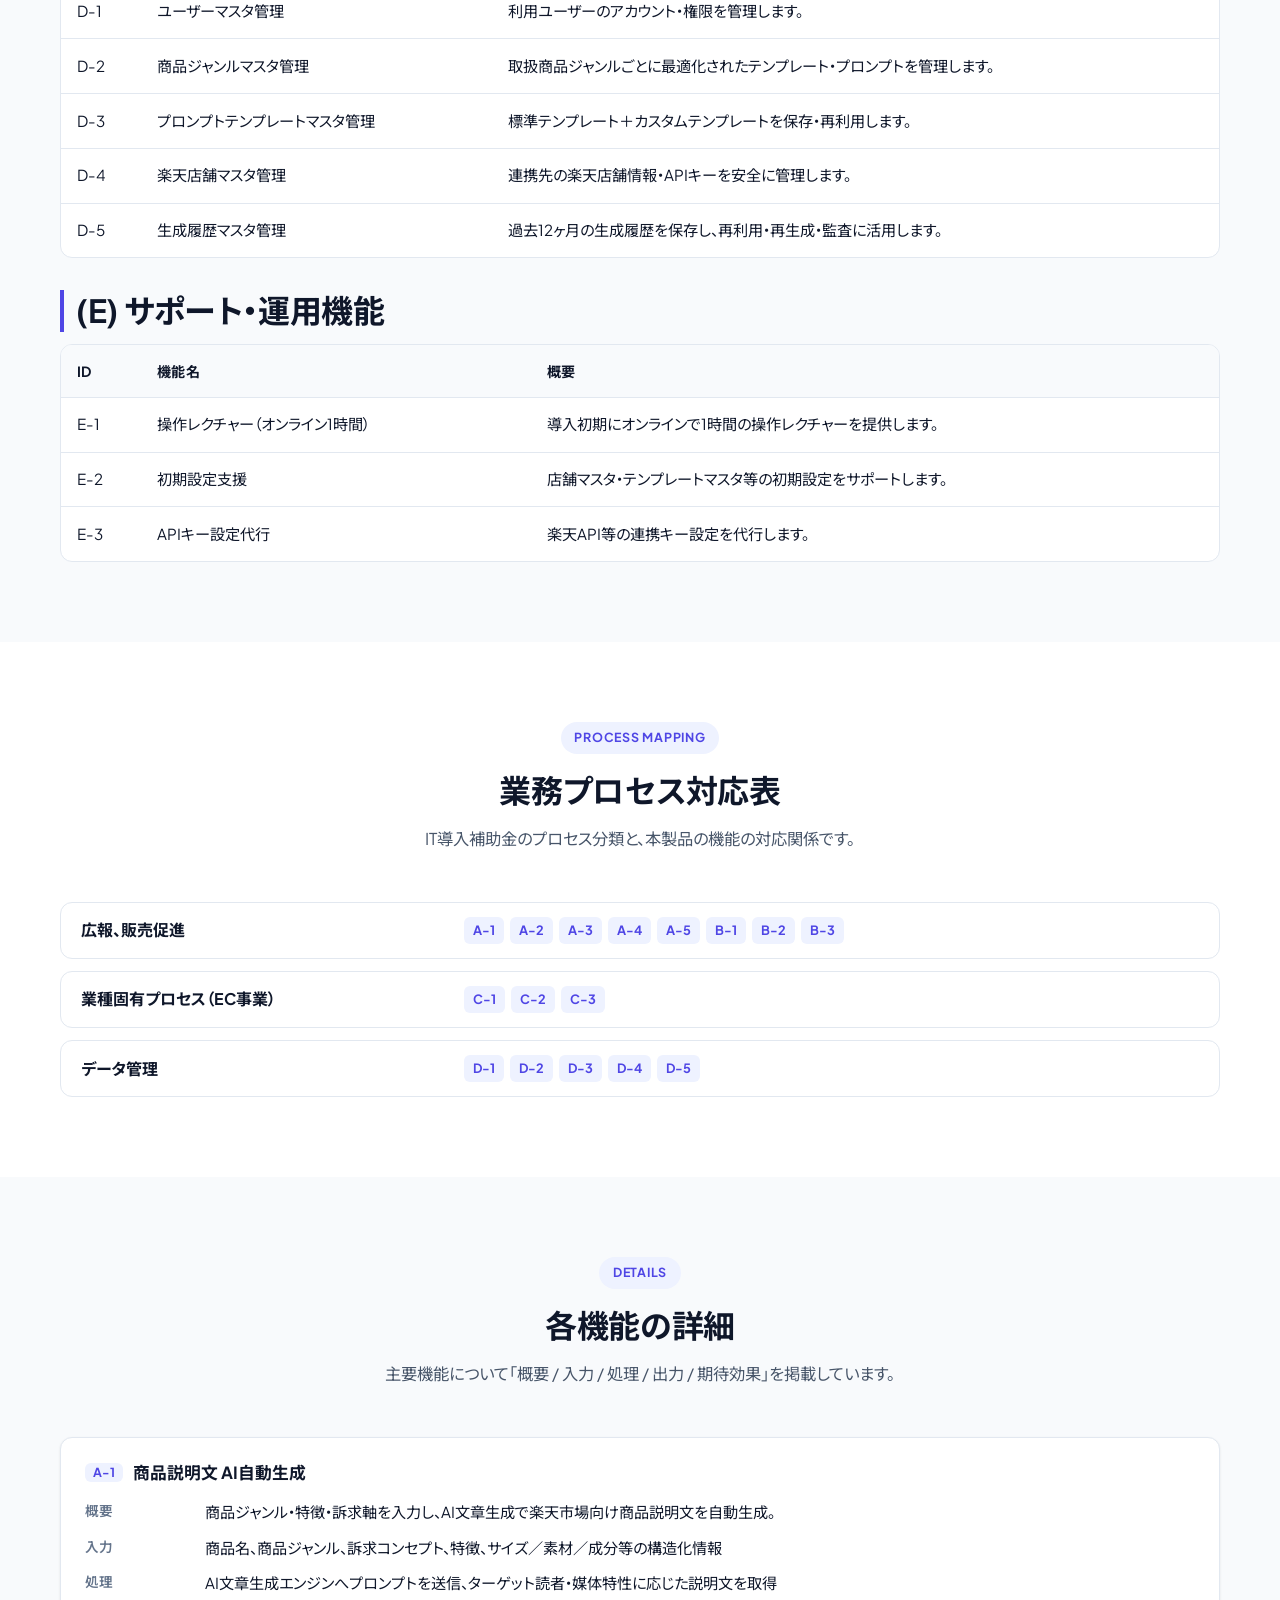
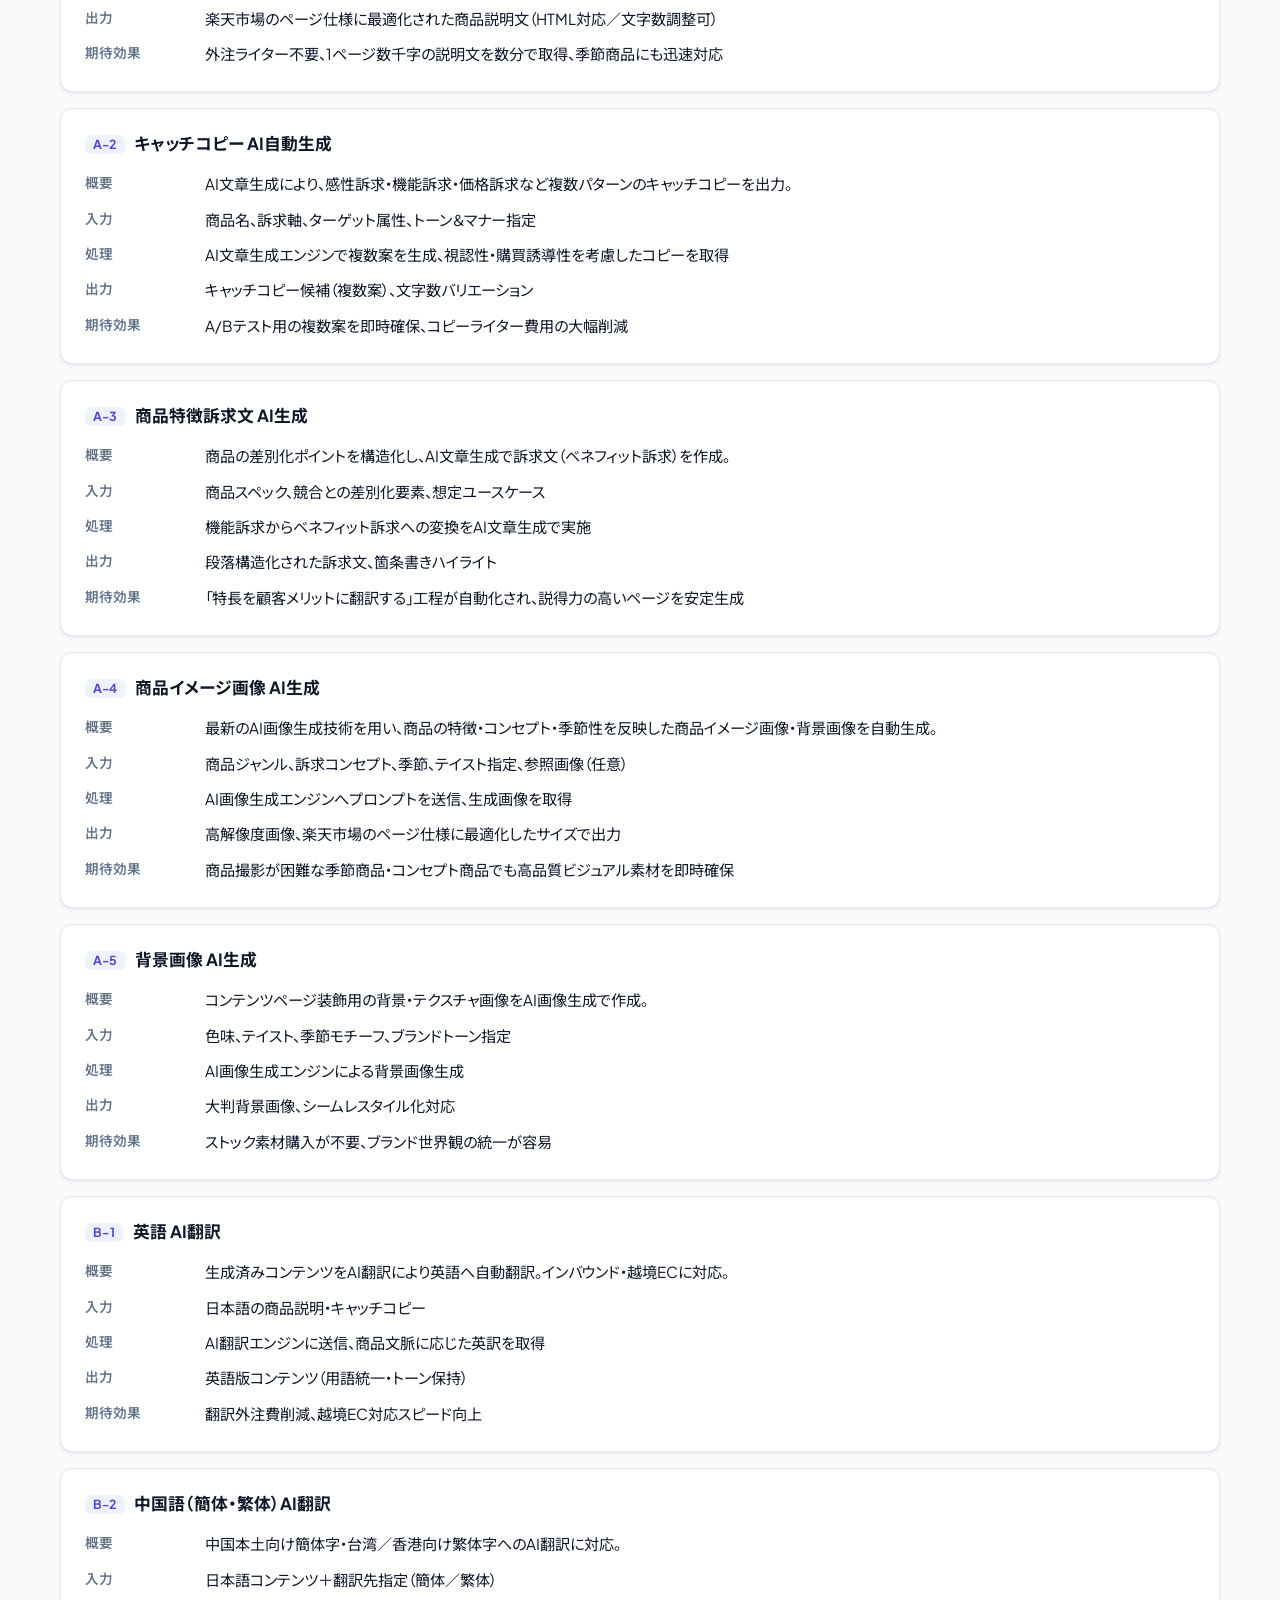
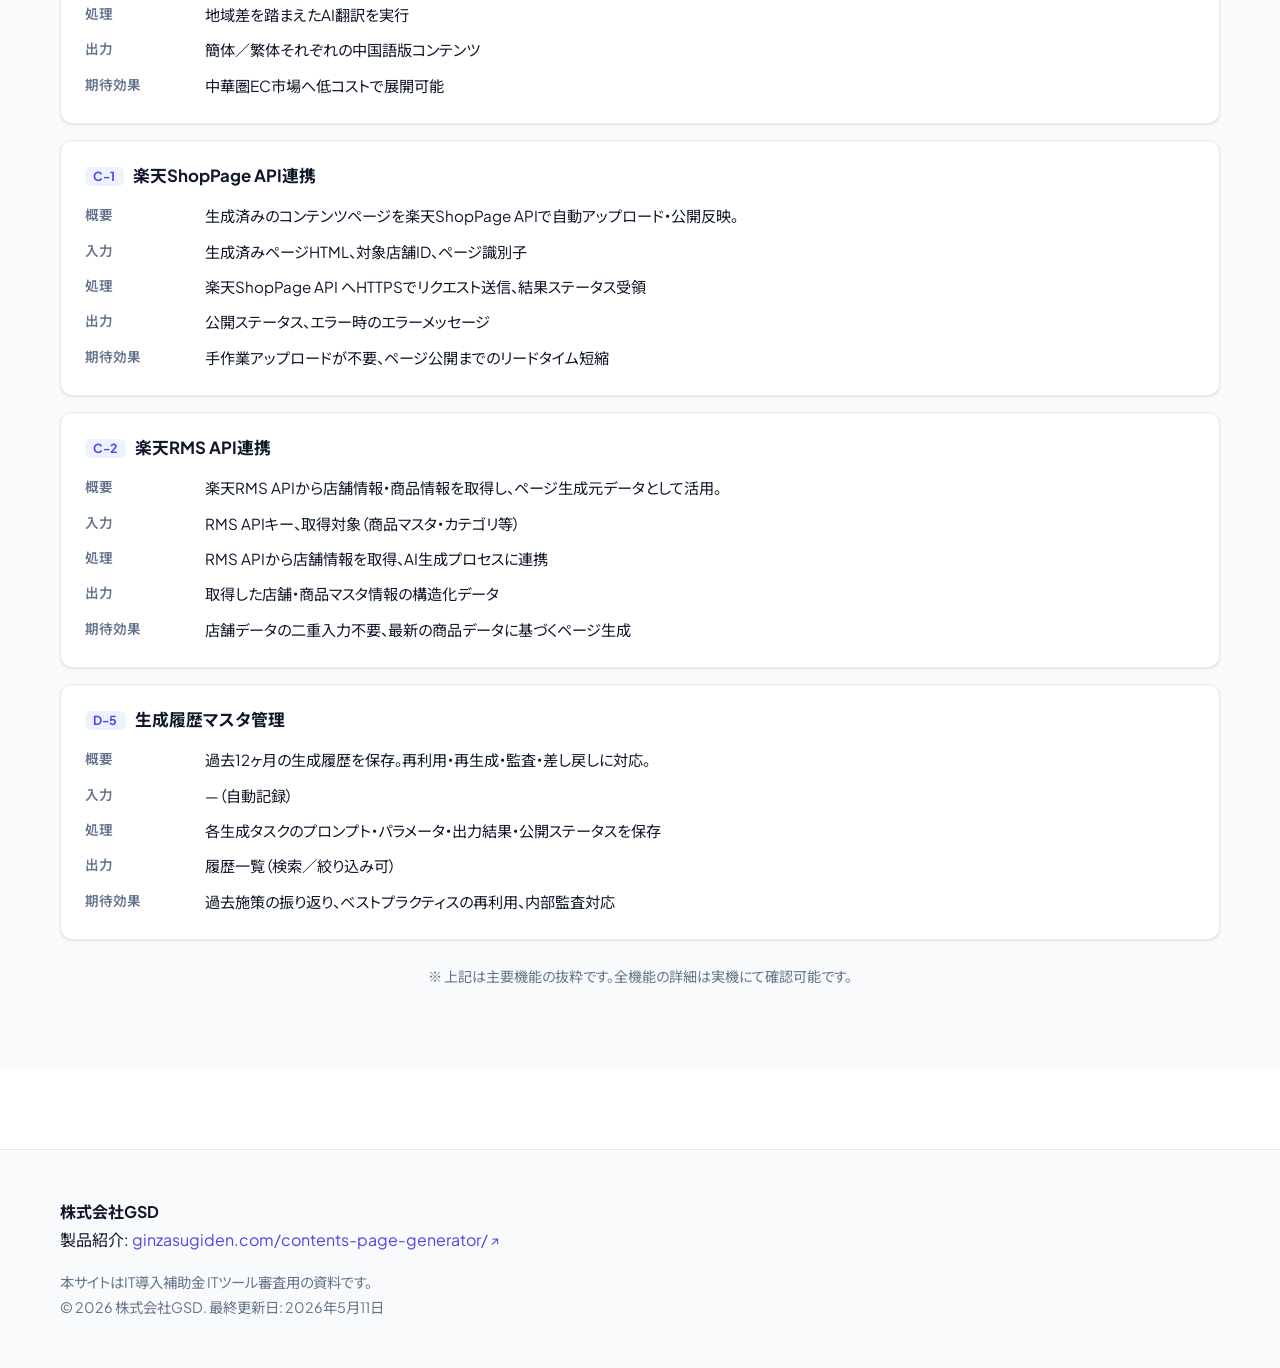
<file: features.html>
<!DOCTYPE html>
<html lang="ja">
<head>
<meta charset="UTF-8">
<meta name="viewport" content="width=device-width, initial-scale=1.0">
<meta name="robots" content="noindex">
<meta name="description" content="コンテンツページ生成ちゃんの機能一覧。AI文章生成・AI画像生成・AI翻訳・楽天API連携を統合した、楽天市場向けコンテンツページ自動生成SaaSの全機能を掲載。">
<title>機能一覧｜コンテンツページ生成ちゃん 審査用ドキュメント</title>
<link rel="stylesheet" href="./assets/css/style.css">
</head>
<body>

<header class="site-header">
  <div class="container header-inner">
    <a href="./index.html" class="site-logo">
      <span class="logo-mark">CPG</span>
      <span class="logo-text">コンテンツページ生成ちゃん<small>審査資料</small></span>
    </a>
    <nav class="site-nav" aria-label="主要ナビゲーション">
      <a href="./index.html">概要</a>
      <a href="./features.html" aria-current="page">機能一覧</a>
      <a href="./architecture.html">構成図</a>
      <a href="./pricing.html">価格表</a>
    </nav>
  </div>
</header>

<main>

  <section class="section">
    <div class="container">
      <div class="section-head">
        <span class="section-eyebrow">01 / FEATURES</span>
        <h1 class="section-title">機能一覧</h1>
        <p class="section-lead">「広報・販売促進」「業種固有プロセス（EC）」「データ管理」の各プロセスに対応する全機能を、A〜Eの5カテゴリで整理しています。</p>
      </div>
    </div>
  </section>

  <!-- ============== 機能一覧表 ============== -->
  <section class="section section--alt" style="padding-top: 0;">
    <div class="container">
      <h2 class="cat-title">(A) コンテンツ生成機能</h2>
      <div class="table-wrap">
        <table class="table">
          <thead>
            <tr><th style="width: 80px;">ID</th><th>機能名</th><th>概要</th></tr>
          </thead>
          <tbody>
            <tr><td>A-1</td><td>商品説明文 AI自動生成</td><td>商品情報からAI文章生成により、楽天市場向け商品説明文を自動生成します。</td></tr>
            <tr><td>A-2</td><td>キャッチコピー AI自動生成</td><td>訴求コンセプトに基づき、購買意欲を喚起するキャッチコピーをAI文章生成で複数案出力します。</td></tr>
            <tr><td>A-3</td><td>商品特徴訴求文 AI生成</td><td>商品の差別化ポイントを構造化し、ベネフィット訴求文を自動生成します。</td></tr>
            <tr><td>A-4</td><td>商品イメージ画像 AI生成</td><td>AI画像生成により、商品コンセプト・季節性を反映した商品イメージ画像を生成します。</td></tr>
            <tr><td>A-5</td><td>背景画像 AI生成</td><td>AI画像生成により、コンテンツページ用の背景・装飾画像を生成します。</td></tr>
          </tbody>
        </table>
      </div>

      <h2 class="cat-title">(B) 多言語対応機能</h2>
      <div class="table-wrap">
        <table class="table">
          <thead>
            <tr><th style="width: 80px;">ID</th><th>機能名</th><th>概要</th></tr>
          </thead>
          <tbody>
            <tr><td>B-1</td><td>英語 AI翻訳</td><td>生成済みコンテンツをAI翻訳により英語へ自動翻訳します。</td></tr>
            <tr><td>B-2</td><td>中国語（簡体・繁体）AI翻訳</td><td>中国語簡体字・繁体字へのAI翻訳に対応します。</td></tr>
            <tr><td>B-3</td><td>その他主要言語 AI翻訳</td><td>韓国語・タイ語等、主要アジア言語へのAI翻訳に対応します。</td></tr>
          </tbody>
        </table>
      </div>

      <h2 class="cat-title">(C) ECモール連携機能</h2>
      <div class="table-wrap">
        <table class="table">
          <thead>
            <tr><th style="width: 80px;">ID</th><th>機能名</th><th>概要</th></tr>
          </thead>
          <tbody>
            <tr><td>C-1</td><td>楽天ShopPage API連携によるページ自動アップロード</td><td>生成したコンテンツページを楽天ShopPage APIで自動アップロードします。</td></tr>
            <tr><td>C-2</td><td>楽天RMS API連携によるショップ情報取得</td><td>楽天RMS APIから店舗情報・商品情報を取得し、ページ生成に反映します。</td></tr>
            <tr><td>C-3</td><td>生成済みページの公開・差し替え管理</td><td>公開済みページの履歴管理、差し替え、ロールバックを行います。</td></tr>
          </tbody>
        </table>
      </div>

      <h2 class="cat-title">(D) 業務管理機能</h2>
      <div class="table-wrap">
        <table class="table">
          <thead>
            <tr><th style="width: 80px;">ID</th><th>機能名</th><th>概要</th></tr>
          </thead>
          <tbody>
            <tr><td>D-1</td><td>ユーザーマスタ管理</td><td>利用ユーザーのアカウント・権限を管理します。</td></tr>
            <tr><td>D-2</td><td>商品ジャンルマスタ管理</td><td>取扱商品ジャンルごとに最適化されたテンプレート・プロンプトを管理します。</td></tr>
            <tr><td>D-3</td><td>プロンプトテンプレートマスタ管理</td><td>標準テンプレート＋カスタムテンプレートを保存・再利用します。</td></tr>
            <tr><td>D-4</td><td>楽天店舗マスタ管理</td><td>連携先の楽天店舗情報・APIキーを安全に管理します。</td></tr>
            <tr><td>D-5</td><td>生成履歴マスタ管理</td><td>過去12ヶ月の生成履歴を保存し、再利用・再生成・監査に活用します。</td></tr>
          </tbody>
        </table>
      </div>

      <h2 class="cat-title">(E) サポート・運用機能</h2>
      <div class="table-wrap">
        <table class="table">
          <thead>
            <tr><th style="width: 80px;">ID</th><th>機能名</th><th>概要</th></tr>
          </thead>
          <tbody>
            <tr><td>E-1</td><td>操作レクチャー（オンライン1時間）</td><td>導入初期にオンラインで1時間の操作レクチャーを提供します。</td></tr>
            <tr><td>E-2</td><td>初期設定支援</td><td>店舗マスタ・テンプレートマスタ等の初期設定をサポートします。</td></tr>
            <tr><td>E-3</td><td>APIキー設定代行</td><td>楽天API等の連携キー設定を代行します。</td></tr>
          </tbody>
        </table>
      </div>
    </div>
  </section>

  <!-- ============== プロセス対応表 ============== -->
  <section class="section">
    <div class="container">
      <div class="section-head">
        <span class="section-eyebrow">PROCESS MAPPING</span>
        <h2 class="section-title">業務プロセス対応表</h2>
        <p class="section-lead">IT導入補助金のプロセス分類と、本製品の機能の対応関係です。</p>
      </div>

      <div class="process-map">
        <div class="process-row fade-in">
          <div class="lbl">広報、販売促進</div>
          <div class="ids">
            <span>A-1</span><span>A-2</span><span>A-3</span><span>A-4</span><span>A-5</span>
            <span>B-1</span><span>B-2</span><span>B-3</span>
          </div>
        </div>
        <div class="process-row fade-in">
          <div class="lbl">業種固有プロセス（EC事業）</div>
          <div class="ids">
            <span>C-1</span><span>C-2</span><span>C-3</span>
          </div>
        </div>
        <div class="process-row fade-in">
          <div class="lbl">データ管理</div>
          <div class="ids">
            <span>D-1</span><span>D-2</span><span>D-3</span><span>D-4</span><span>D-5</span>
          </div>
        </div>
      </div>
    </div>
  </section>

  <!-- ============== 各機能の詳細 ============== -->
  <section class="section section--alt">
    <div class="container">
      <div class="section-head">
        <span class="section-eyebrow">DETAILS</span>
        <h2 class="section-title">各機能の詳細</h2>
        <p class="section-lead">主要機能について「概要 / 入力 / 処理 / 出力 / 期待効果」を掲載しています。</p>
      </div>

      <!-- A-1 -->
      <article class="feature-detail fade-in">
        <h4><span class="id-badge">A-1</span>商品説明文 AI自動生成</h4>
        <dl>
          <dt>概要</dt><dd>商品ジャンル・特徴・訴求軸を入力し、AI文章生成で楽天市場向け商品説明文を自動生成。</dd>
          <dt>入力</dt><dd>商品名、商品ジャンル、訴求コンセプト、特徴、サイズ／素材／成分等の構造化情報</dd>
          <dt>処理</dt><dd>AI文章生成エンジンへプロンプトを送信、ターゲット読者・媒体特性に応じた説明文を取得</dd>
          <dt>出力</dt><dd>楽天市場のページ仕様に最適化された商品説明文（HTML対応／文字数調整可）</dd>
          <dt>期待効果</dt><dd>外注ライター不要、1ページ数千字の説明文を数分で取得、季節商品にも迅速対応</dd>
        </dl>
      </article>

      <!-- A-2 -->
      <article class="feature-detail fade-in">
        <h4><span class="id-badge">A-2</span>キャッチコピー AI自動生成</h4>
        <dl>
          <dt>概要</dt><dd>AI文章生成により、感性訴求・機能訴求・価格訴求など複数パターンのキャッチコピーを出力。</dd>
          <dt>入力</dt><dd>商品名、訴求軸、ターゲット属性、トーン＆マナー指定</dd>
          <dt>処理</dt><dd>AI文章生成エンジンで複数案を生成、視認性・購買誘導性を考慮したコピーを取得</dd>
          <dt>出力</dt><dd>キャッチコピー候補（複数案）、文字数バリエーション</dd>
          <dt>期待効果</dt><dd>A/Bテスト用の複数案を即時確保、コピーライター費用の大幅削減</dd>
        </dl>
      </article>

      <!-- A-3 -->
      <article class="feature-detail fade-in">
        <h4><span class="id-badge">A-3</span>商品特徴訴求文 AI生成</h4>
        <dl>
          <dt>概要</dt><dd>商品の差別化ポイントを構造化し、AI文章生成で訴求文（ベネフィット訴求）を作成。</dd>
          <dt>入力</dt><dd>商品スペック、競合との差別化要素、想定ユースケース</dd>
          <dt>処理</dt><dd>機能訴求からベネフィット訴求への変換をAI文章生成で実施</dd>
          <dt>出力</dt><dd>段落構造化された訴求文、箇条書きハイライト</dd>
          <dt>期待効果</dt><dd>「特長を顧客メリットに翻訳する」工程が自動化され、説得力の高いページを安定生成</dd>
        </dl>
      </article>

      <!-- A-4 -->
      <article class="feature-detail fade-in">
        <h4><span class="id-badge">A-4</span>商品イメージ画像 AI生成</h4>
        <dl>
          <dt>概要</dt><dd>最新のAI画像生成技術を用い、商品の特徴・コンセプト・季節性を反映した商品イメージ画像・背景画像を自動生成。</dd>
          <dt>入力</dt><dd>商品ジャンル、訴求コンセプト、季節、テイスト指定、参照画像（任意）</dd>
          <dt>処理</dt><dd>AI画像生成エンジンへプロンプトを送信、生成画像を取得</dd>
          <dt>出力</dt><dd>高解像度画像、楽天市場のページ仕様に最適化したサイズで出力</dd>
          <dt>期待効果</dt><dd>商品撮影が困難な季節商品・コンセプト商品でも高品質ビジュアル素材を即時確保</dd>
        </dl>
      </article>

      <!-- A-5 -->
      <article class="feature-detail fade-in">
        <h4><span class="id-badge">A-5</span>背景画像 AI生成</h4>
        <dl>
          <dt>概要</dt><dd>コンテンツページ装飾用の背景・テクスチャ画像をAI画像生成で作成。</dd>
          <dt>入力</dt><dd>色味、テイスト、季節モチーフ、ブランドトーン指定</dd>
          <dt>処理</dt><dd>AI画像生成エンジンによる背景画像生成</dd>
          <dt>出力</dt><dd>大判背景画像、シームレスタイル化対応</dd>
          <dt>期待効果</dt><dd>ストック素材購入が不要、ブランド世界観の統一が容易</dd>
        </dl>
      </article>

      <!-- B-1 -->
      <article class="feature-detail fade-in">
        <h4><span class="id-badge">B-1</span>英語 AI翻訳</h4>
        <dl>
          <dt>概要</dt><dd>生成済みコンテンツをAI翻訳により英語へ自動翻訳。インバウンド・越境ECに対応。</dd>
          <dt>入力</dt><dd>日本語の商品説明・キャッチコピー</dd>
          <dt>処理</dt><dd>AI翻訳エンジンに送信、商品文脈に応じた英訳を取得</dd>
          <dt>出力</dt><dd>英語版コンテンツ（用語統一・トーン保持）</dd>
          <dt>期待効果</dt><dd>翻訳外注費削減、越境EC対応スピード向上</dd>
        </dl>
      </article>

      <!-- B-2 -->
      <article class="feature-detail fade-in">
        <h4><span class="id-badge">B-2</span>中国語（簡体・繁体）AI翻訳</h4>
        <dl>
          <dt>概要</dt><dd>中国本土向け簡体字・台湾／香港向け繁体字へのAI翻訳に対応。</dd>
          <dt>入力</dt><dd>日本語コンテンツ＋翻訳先指定（簡体／繁体）</dd>
          <dt>処理</dt><dd>地域差を踏まえたAI翻訳を実行</dd>
          <dt>出力</dt><dd>簡体／繁体それぞれの中国語版コンテンツ</dd>
          <dt>期待効果</dt><dd>中華圏EC市場へ低コストで展開可能</dd>
        </dl>
      </article>

      <!-- C-1 -->
      <article class="feature-detail fade-in">
        <h4><span class="id-badge">C-1</span>楽天ShopPage API連携</h4>
        <dl>
          <dt>概要</dt><dd>生成済みのコンテンツページを楽天ShopPage APIで自動アップロード・公開反映。</dd>
          <dt>入力</dt><dd>生成済みページHTML、対象店舗ID、ページ識別子</dd>
          <dt>処理</dt><dd>楽天ShopPage API へHTTPSでリクエスト送信、結果ステータス受領</dd>
          <dt>出力</dt><dd>公開ステータス、エラー時のエラーメッセージ</dd>
          <dt>期待効果</dt><dd>手作業アップロードが不要、ページ公開までのリードタイム短縮</dd>
        </dl>
      </article>

      <!-- C-2 -->
      <article class="feature-detail fade-in">
        <h4><span class="id-badge">C-2</span>楽天RMS API連携</h4>
        <dl>
          <dt>概要</dt><dd>楽天RMS APIから店舗情報・商品情報を取得し、ページ生成元データとして活用。</dd>
          <dt>入力</dt><dd>RMS APIキー、取得対象（商品マスタ・カテゴリ等）</dd>
          <dt>処理</dt><dd>RMS APIから店舗情報を取得、AI生成プロセスに連携</dd>
          <dt>出力</dt><dd>取得した店舗・商品マスタ情報の構造化データ</dd>
          <dt>期待効果</dt><dd>店舗データの二重入力不要、最新の商品データに基づくページ生成</dd>
        </dl>
      </article>

      <!-- D-5 -->
      <article class="feature-detail fade-in">
        <h4><span class="id-badge">D-5</span>生成履歴マスタ管理</h4>
        <dl>
          <dt>概要</dt><dd>過去12ヶ月の生成履歴を保存。再利用・再生成・監査・差し戻しに対応。</dd>
          <dt>入力</dt><dd>—（自動記録）</dd>
          <dt>処理</dt><dd>各生成タスクのプロンプト・パラメータ・出力結果・公開ステータスを保存</dd>
          <dt>出力</dt><dd>履歴一覧（検索／絞り込み可）</dd>
          <dt>期待効果</dt><dd>過去施策の振り返り、ベストプラクティスの再利用、内部監査対応</dd>
        </dl>
      </article>

      <p style="font-size: 0.88rem; color: var(--color-text-subtle); text-align: center; margin-top: 1.5rem;">
        ※ 上記は主要機能の抜粋です。全機能の詳細は実機にて確認可能です。
      </p>
    </div>
  </section>

</main>

<footer class="site-footer">
  <div class="container">
    <p class="footer-company">
      <strong>株式会社GSD</strong><br>
      製品紹介: <a href="https://ginzasugiden.com/contents-page-generator/" target="_blank" rel="noopener" class="ext">ginzasugiden.com/contents-page-generator/</a>
    </p>
    <p class="footer-meta">
      本サイトはIT導入補助金 ITツール審査用の資料です。<br>
      © 2026 株式会社GSD. 最終更新日: <time datetime="2026-05-11">2026年5月11日</time>
    </p>
  </div>
</footer>

<script src="./assets/js/main.js" defer></script>
</body>
</html>
</file>
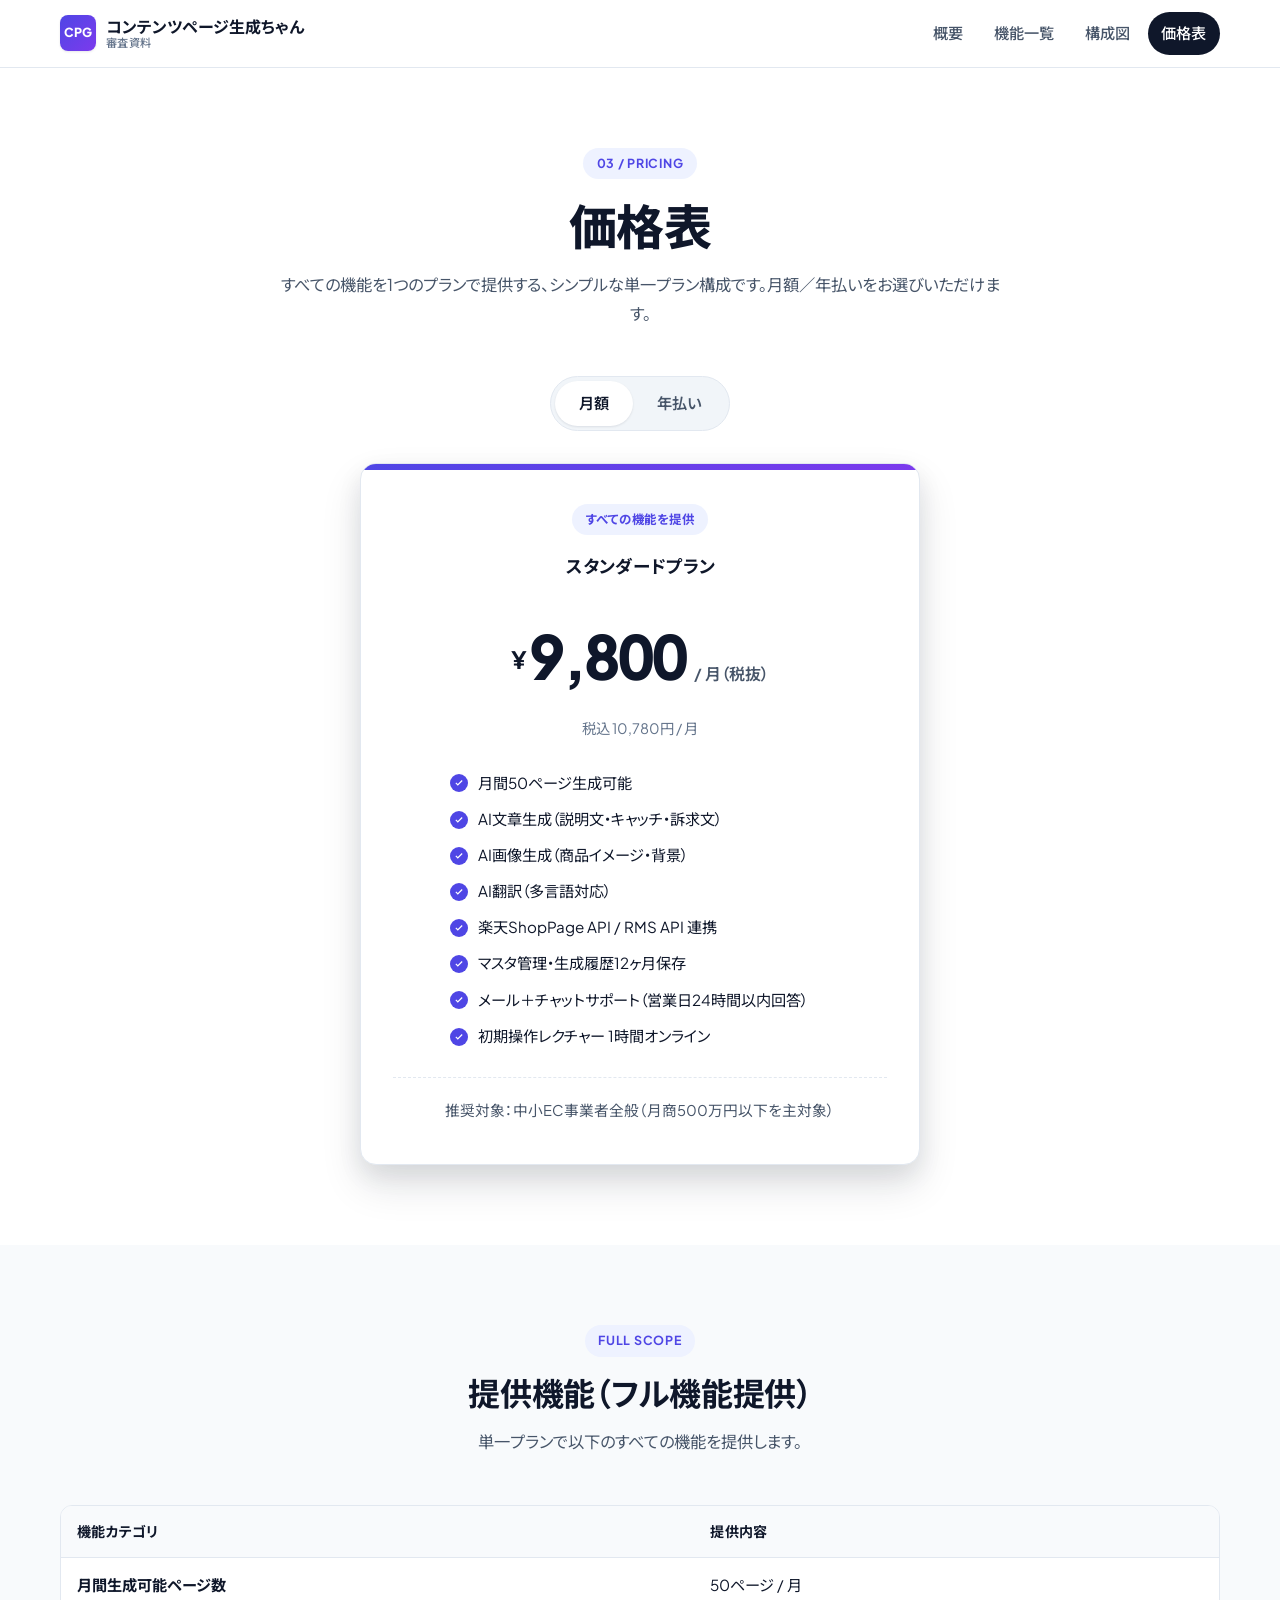
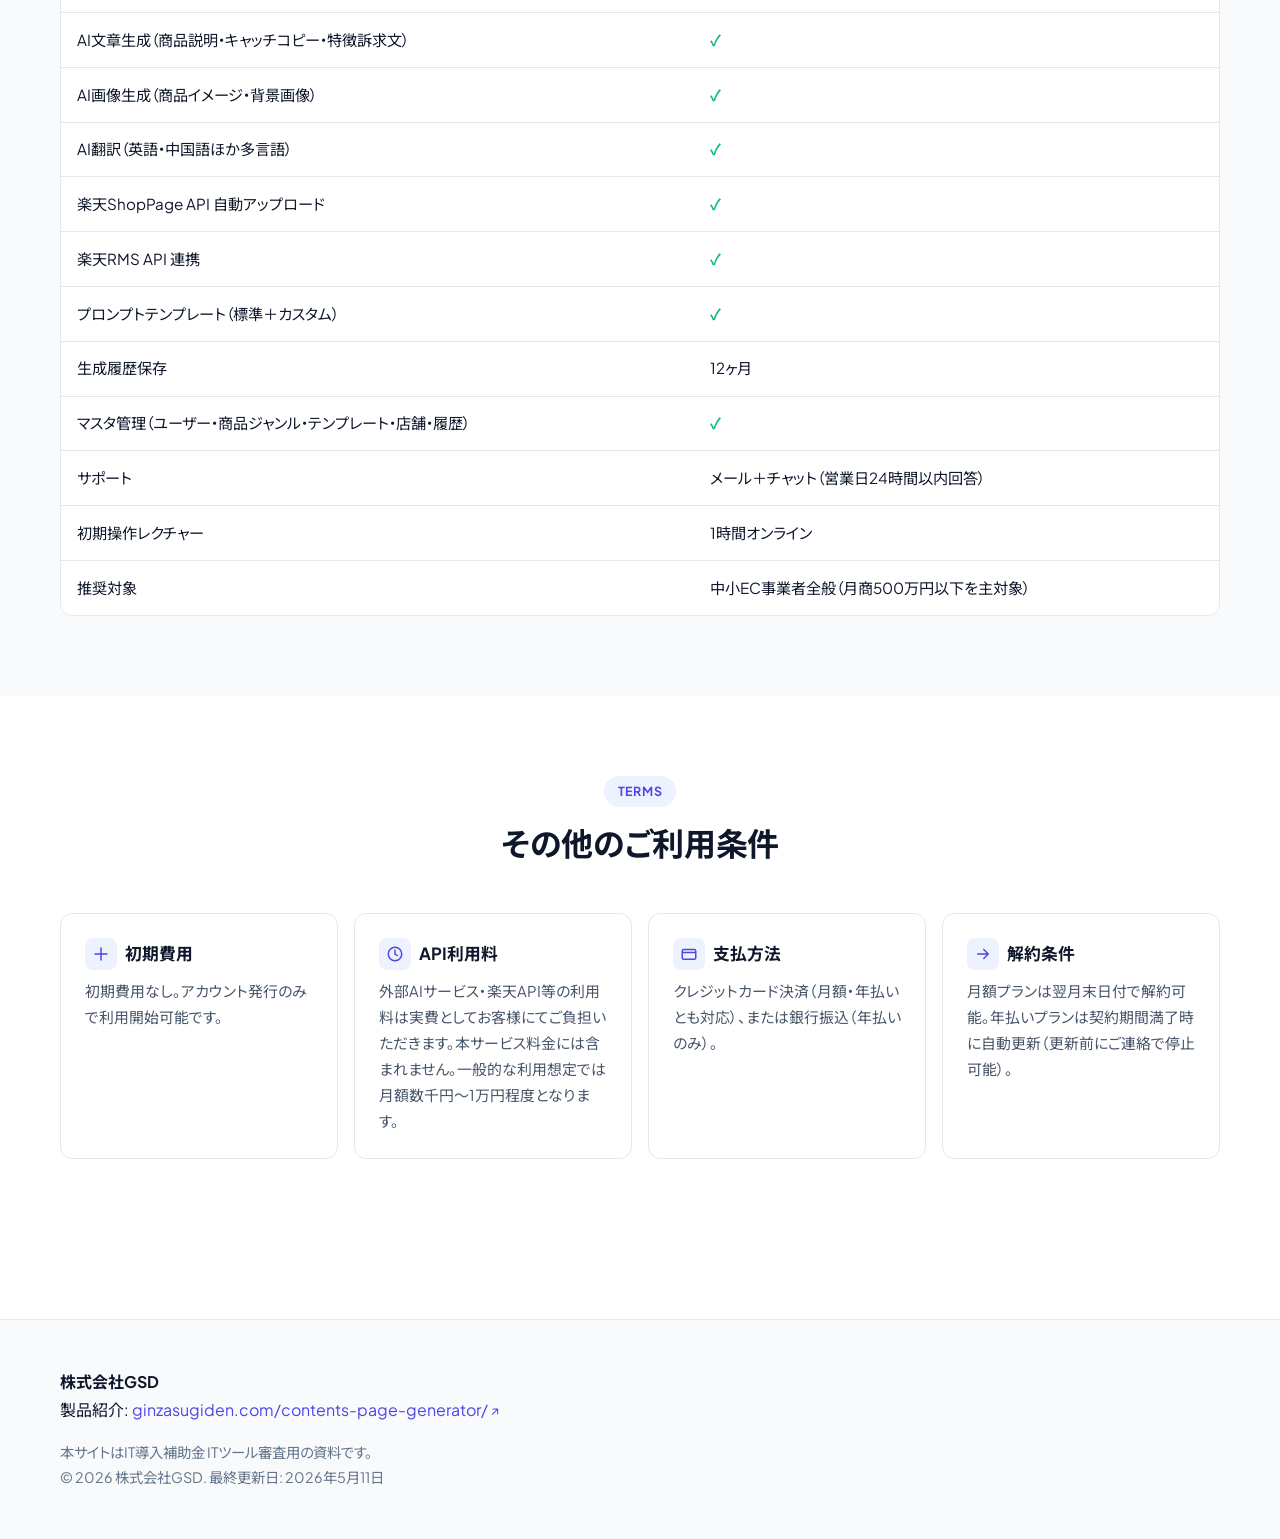
<file: pricing.html>
<!DOCTYPE html>
<html lang="ja">
<head>
<meta charset="UTF-8">
<meta name="viewport" content="width=device-width, initial-scale=1.0">
<meta name="robots" content="noindex">
<meta name="description" content="コンテンツページ生成ちゃんの価格表。月額9,800円（税抜）の単一プラン、月額／年払い切替、提供機能、初期費用、API利用料、支払方法、解約条件を掲載。">
<title>価格表｜コンテンツページ生成ちゃん 審査用ドキュメント</title>
<link rel="stylesheet" href="./assets/css/style.css">
</head>
<body>

<header class="site-header">
  <div class="container header-inner">
    <a href="./index.html" class="site-logo">
      <span class="logo-mark">CPG</span>
      <span class="logo-text">コンテンツページ生成ちゃん<small>審査資料</small></span>
    </a>
    <nav class="site-nav" aria-label="主要ナビゲーション">
      <a href="./index.html">概要</a>
      <a href="./features.html">機能一覧</a>
      <a href="./architecture.html">構成図</a>
      <a href="./pricing.html" aria-current="page">価格表</a>
    </nav>
  </div>
</header>

<main>

  <!-- ============== ヘッダー＋価格切替＋プランカード ============== -->
  <section class="section">
    <div class="container">
      <div class="section-head">
        <span class="section-eyebrow">03 / PRICING</span>
        <h1 class="section-title">価格表</h1>
        <p class="section-lead">すべての機能を1つのプランで提供する、シンプルな単一プラン構成です。月額／年払いをお選びいただけます。</p>
      </div>

      <div class="pricing-toggle-wrap">
        <div class="pricing-toggle" role="tablist" aria-label="支払サイクル">
          <button class="pricing-toggle__btn is-active" role="tab" aria-selected="true" data-cycle="monthly">
            月額
          </button>
          <button class="pricing-toggle__btn" role="tab" aria-selected="false" data-cycle="yearly">
            年払い
          </button>
        </div>
      </div>

      <article class="pricing-card fade-in">
        <span class="pricing-badge">すべての機能を提供</span>
        <p class="pricing-plan-name">スタンダードプラン</p>

        <div class="pricing-card__price" data-cycle-display>
          <!-- 月額表示時 -->
          <div data-cycle-content="monthly">
            <span class="price-prefix">¥</span><span class="price-amount">9,800</span>
            <span class="price-unit">/ 月（税抜）</span>
            <p class="price-tax-inclusive">税込 10,780円 / 月</p>
          </div>
          <!-- 年払い表示時 -->
          <div data-cycle-content="yearly" hidden>
            <span class="price-prefix">¥</span><span class="price-amount">117,600</span>
            <span class="price-unit">/ 年（税抜）</span>
            <p class="price-tax-inclusive">税込 129,360円 / 年</p>
            <p class="price-note">※ 月額×12ヶ月分（割引なし）</p>
          </div>
        </div>

        <ul class="pricing-feature-list">
          <li>月間50ページ生成可能</li>
          <li>AI文章生成（説明文・キャッチ・訴求文）</li>
          <li>AI画像生成（商品イメージ・背景）</li>
          <li>AI翻訳（多言語対応）</li>
          <li>楽天ShopPage API / RMS API 連携</li>
          <li>マスタ管理・生成履歴12ヶ月保存</li>
          <li>メール＋チャットサポート（営業日24時間以内回答）</li>
          <li>初期操作レクチャー 1時間オンライン</li>
        </ul>

        <p class="pricing-target">
          推奨対象：中小EC事業者全般（月商500万円以下を主対象）
        </p>
      </article>
    </div>
  </section>

  <!-- ============== 提供機能（全機能表） ============== -->
  <section class="section section--alt">
    <div class="container">
      <div class="section-head">
        <span class="section-eyebrow">FULL SCOPE</span>
        <h2 class="section-title">提供機能（フル機能提供）</h2>
        <p class="section-lead">単一プランで以下のすべての機能を提供します。</p>
      </div>

      <div class="table-wrap">
        <table class="table">
          <thead>
            <tr>
              <th>機能カテゴリ</th>
              <th>提供内容</th>
            </tr>
          </thead>
          <tbody>
            <tr>
              <td><strong>月間生成可能ページ数</strong></td>
              <td>50ページ / 月</td>
            </tr>
            <tr>
              <td>AI文章生成（商品説明・キャッチコピー・特徴訴求文）</td>
              <td class="col-yes">✓</td>
            </tr>
            <tr>
              <td>AI画像生成（商品イメージ・背景画像）</td>
              <td class="col-yes">✓</td>
            </tr>
            <tr>
              <td>AI翻訳（英語・中国語ほか多言語）</td>
              <td class="col-yes">✓</td>
            </tr>
            <tr>
              <td>楽天ShopPage API 自動アップロード</td>
              <td class="col-yes">✓</td>
            </tr>
            <tr>
              <td>楽天RMS API 連携</td>
              <td class="col-yes">✓</td>
            </tr>
            <tr>
              <td>プロンプトテンプレート（標準＋カスタム）</td>
              <td class="col-yes">✓</td>
            </tr>
            <tr>
              <td>生成履歴保存</td>
              <td>12ヶ月</td>
            </tr>
            <tr>
              <td>マスタ管理（ユーザー・商品ジャンル・テンプレート・店舗・履歴）</td>
              <td class="col-yes">✓</td>
            </tr>
            <tr>
              <td>サポート</td>
              <td>メール＋チャット（営業日24時間以内回答）</td>
            </tr>
            <tr>
              <td>初期操作レクチャー</td>
              <td>1時間オンライン</td>
            </tr>
            <tr>
              <td>推奨対象</td>
              <td>中小EC事業者全般（月商500万円以下を主対象）</td>
            </tr>
          </tbody>
        </table>
      </div>
    </div>
  </section>

  <!-- ============== その他条件 ============== -->
  <section class="section">
    <div class="container">
      <div class="section-head">
        <span class="section-eyebrow">TERMS</span>
        <h2 class="section-title">その他のご利用条件</h2>
      </div>

      <div class="info-grid">
        <div class="info-card fade-in">
          <h4>
            <span class="card-icon" aria-hidden="true">
              <svg width="18" height="18" viewBox="0 0 24 24" fill="none"><path d="M12 4v16M4 12h16" stroke="currentColor" stroke-width="2" stroke-linecap="round"/></svg>
            </span>
            初期費用
          </h4>
          <p>初期費用なし。アカウント発行のみで利用開始可能です。</p>
        </div>

        <div class="info-card fade-in">
          <h4>
            <span class="card-icon" aria-hidden="true">
              <svg width="18" height="18" viewBox="0 0 24 24" fill="none"><circle cx="12" cy="12" r="9" stroke="currentColor" stroke-width="2"/><path d="M12 7v5l3 2" stroke="currentColor" stroke-width="2" stroke-linecap="round"/></svg>
            </span>
            API利用料
          </h4>
          <p>外部AIサービス・楽天API等の利用料は実費としてお客様にてご負担いただきます。本サービス料金には含まれません。一般的な利用想定では月額数千円〜1万円程度となります。</p>
        </div>

        <div class="info-card fade-in">
          <h4>
            <span class="card-icon" aria-hidden="true">
              <svg width="18" height="18" viewBox="0 0 24 24" fill="none"><rect x="3" y="6" width="18" height="13" rx="2" stroke="currentColor" stroke-width="2"/><path d="M3 10h18" stroke="currentColor" stroke-width="2"/></svg>
            </span>
            支払方法
          </h4>
          <p>クレジットカード決済（月額・年払いとも対応）、または銀行振込（年払いのみ）。</p>
        </div>

        <div class="info-card fade-in">
          <h4>
            <span class="card-icon" aria-hidden="true">
              <svg width="18" height="18" viewBox="0 0 24 24" fill="none"><path d="M5 12h14M13 6l6 6-6 6" stroke="currentColor" stroke-width="2" stroke-linecap="round" stroke-linejoin="round"/></svg>
            </span>
            解約条件
          </h4>
          <p>月額プランは翌月末日付で解約可能。年払いプランは契約期間満了時に自動更新（更新前にご連絡で停止可能）。</p>
        </div>
      </div>
    </div>
  </section>

</main>

<footer class="site-footer">
  <div class="container">
    <p class="footer-company">
      <strong>株式会社GSD</strong><br>
      製品紹介: <a href="https://ginzasugiden.com/contents-page-generator/" target="_blank" rel="noopener" class="ext">ginzasugiden.com/contents-page-generator/</a>
    </p>
    <p class="footer-meta">
      本サイトはIT導入補助金 ITツール審査用の資料です。<br>
      © 2026 株式会社GSD. 最終更新日: <time datetime="2026-05-11">2026年5月11日</time>
    </p>
  </div>
</footer>

<script src="./assets/js/main.js" defer></script>
</body>
</html>
</file>
<file: assets/css/style.css>
@import url('https://fonts.googleapis.com/css2?family=Noto+Sans+JP:wght@400;500;700&family=Plus+Jakarta+Sans:wght@400;500;600;700;800&display=swap');

:root {
  /* Primary */
  --color-primary: #0F172A;
  --color-primary-light: #1E293B;

  /* Accent */
  --color-accent: #4F46E5;
  --color-accent-hover: #4338CA;
  --color-accent-light: #EEF2FF;

  /* Semantic */
  --color-success: #10B981;
  --color-warning: #F59E0B;

  /* Neutral */
  --color-bg: #FFFFFF;
  --color-bg-subtle: #F8FAFC;
  --color-bg-muted: #F1F5F9;
  --color-border: #E2E8F0;
  --color-border-strong: #CBD5E1;
  --color-text: #0F172A;
  --color-text-muted: #475569;
  --color-text-subtle: #64748B;

  /* Highlight */
  --color-highlight-bg: linear-gradient(135deg, #4F46E5 0%, #7C3AED 100%);

  /* Shape */
  --radius-sm: 8px;
  --radius-md: 12px;
  --radius-lg: 16px;
  --shadow-sm: 0 1px 2px rgba(15, 23, 42, 0.04), 0 1px 3px rgba(15, 23, 42, 0.06);
  --shadow-md: 0 4px 6px rgba(15, 23, 42, 0.05), 0 10px 15px rgba(15, 23, 42, 0.08);
  --shadow-lg: 0 10px 25px rgba(15, 23, 42, 0.08), 0 20px 40px rgba(15, 23, 42, 0.12);
  --shadow-accent: 0 8px 20px rgba(79, 70, 229, 0.25);
}

/* Reset */
*, *::before, *::after { box-sizing: border-box; }
* { margin: 0; }
html { scroll-behavior: smooth; }
body {
  font-family: 'Plus Jakarta Sans', 'Noto Sans JP', -apple-system, BlinkMacSystemFont, sans-serif;
  font-feature-settings: "palt";
  line-height: 1.75;
  color: var(--color-text);
  background: var(--color-bg);
  -webkit-font-smoothing: antialiased;
  -moz-osx-font-smoothing: grayscale;
}
img, svg, video { display: block; max-width: 100%; }

a { color: var(--color-accent); text-decoration: none; }
a:hover { color: var(--color-accent-hover); text-decoration: underline; }

button { font: inherit; cursor: pointer; }

/* Headings */
h1, h2, h3, h4 { line-height: 1.3; color: var(--color-primary); }
h1 { font-size: clamp(2rem, 4vw, 3rem); font-weight: 800; letter-spacing: -0.02em; }
h2 { font-size: clamp(1.5rem, 3vw, 2rem); font-weight: 700; letter-spacing: -0.01em; }
h3 { font-size: 1.25rem; font-weight: 700; }
h4 { font-size: 1.05rem; font-weight: 700; }

p { color: var(--color-text-muted); }

/* Container */
.container {
  width: 100%;
  max-width: 1200px;
  margin-inline: auto;
  padding-inline: 1.25rem;
}

/* Focus ring */
:focus-visible {
  outline: 3px solid var(--color-accent);
  outline-offset: 2px;
  border-radius: 4px;
}

/* ===== Header ===== */
.site-header {
  position: sticky;
  top: 0;
  z-index: 50;
  background: rgba(255, 255, 255, 0.92);
  backdrop-filter: saturate(180%) blur(12px);
  -webkit-backdrop-filter: saturate(180%) blur(12px);
  border-bottom: 1px solid var(--color-border);
}
.header-inner {
  display: flex;
  align-items: center;
  justify-content: space-between;
  gap: 1.5rem;
  min-height: 64px;
  padding-block: 0.75rem;
}
.site-logo {
  display: inline-flex;
  align-items: center;
  gap: 0.625rem;
  color: var(--color-primary);
  font-weight: 700;
  text-decoration: none;
}
.site-logo:hover { text-decoration: none; color: var(--color-primary); }
.logo-mark {
  display: inline-flex;
  align-items: center;
  justify-content: center;
  width: 36px;
  height: 36px;
  background: var(--color-highlight-bg);
  color: #fff;
  border-radius: 8px;
  font-weight: 800;
  font-size: 0.78rem;
  letter-spacing: 0.02em;
  box-shadow: var(--shadow-sm);
}
.logo-text {
  display: inline-flex;
  flex-direction: column;
  line-height: 1.15;
}
.logo-text small {
  font-size: 0.7rem;
  font-weight: 500;
  color: var(--color-text-subtle);
  letter-spacing: 0.04em;
}

.site-nav {
  display: flex;
  align-items: center;
  gap: 0.25rem;
  flex-wrap: wrap;
}
.site-nav a {
  display: inline-block;
  padding: 0.5rem 0.85rem;
  border-radius: 999px;
  color: var(--color-text-muted);
  font-size: 0.95rem;
  font-weight: 500;
  text-decoration: none;
  transition: background 0.18s ease, color 0.18s ease;
}
.site-nav a:hover {
  background: var(--color-accent-light);
  color: var(--color-accent);
  text-decoration: none;
}
.site-nav a[aria-current="page"] {
  background: var(--color-primary);
  color: #fff;
}
.site-nav a[aria-current="page"]:hover {
  background: var(--color-primary);
  color: #fff;
}

/* ===== Footer ===== */
.site-footer {
  margin-top: 5rem;
  padding-block: 3rem;
  background: var(--color-bg-subtle);
  border-top: 1px solid var(--color-border);
}
.footer-company { color: var(--color-text); margin-bottom: 1rem; }
.footer-meta { color: var(--color-text-subtle); font-size: 0.9rem; }

/* ===== Section ===== */
.section {
  padding-block: 5rem;
}
.section--alt {
  background: var(--color-bg-subtle);
}
.section-head {
  text-align: center;
  margin-bottom: 3rem;
}
.section-eyebrow {
  display: inline-block;
  padding: 0.3rem 0.85rem;
  background: var(--color-accent-light);
  color: var(--color-accent);
  border-radius: 999px;
  font-size: 0.78rem;
  font-weight: 700;
  letter-spacing: 0.06em;
  margin-bottom: 1rem;
}
.section-title { margin-bottom: 0.85rem; }
.section-lead {
  max-width: 720px;
  margin-inline: auto;
  color: var(--color-text-muted);
  font-size: 1.02rem;
}

/* ===== Hero ===== */
.hero {
  position: relative;
  padding-block: 6rem;
  background:
    radial-gradient(1200px 600px at 90% -10%, rgba(124, 58, 237, 0.10), transparent 60%),
    radial-gradient(900px 500px at -10% 10%, rgba(79, 70, 229, 0.12), transparent 60%),
    linear-gradient(180deg, #FFFFFF 0%, #F8FAFC 100%);
  overflow: hidden;
}
.hero-inner {
  display: grid;
  gap: 2.5rem;
  align-items: center;
}
@media (min-width: 880px) {
  .hero-inner { grid-template-columns: 1.1fr 0.9fr; }
}
.hero-tag {
  display: inline-flex;
  align-items: center;
  gap: 0.5rem;
  padding: 0.4rem 0.85rem;
  background: #fff;
  border: 1px solid var(--color-border);
  border-radius: 999px;
  font-size: 0.8rem;
  font-weight: 600;
  color: var(--color-text-muted);
  margin-bottom: 1.5rem;
  box-shadow: var(--shadow-sm);
}
.hero-tag::before {
  content: "";
  width: 6px; height: 6px;
  border-radius: 50%;
  background: var(--color-accent);
  box-shadow: 0 0 0 4px rgba(79, 70, 229, 0.18);
}
.hero-title {
  font-size: clamp(2.2rem, 4.5vw, 3.4rem);
  font-weight: 800;
  letter-spacing: -0.02em;
  margin-bottom: 1.25rem;
}
.hero-title .accent {
  background: var(--color-highlight-bg);
  background-clip: text;
  -webkit-background-clip: text;
  color: transparent;
}
.hero-lead {
  font-size: 1.08rem;
  color: var(--color-text-muted);
  margin-bottom: 1.75rem;
  max-width: 560px;
}
.hero-meta {
  display: flex;
  flex-wrap: wrap;
  gap: 1.25rem 2rem;
  margin-top: 1.5rem;
}
.hero-meta dt {
  font-size: 0.78rem;
  color: var(--color-text-subtle);
  font-weight: 600;
  letter-spacing: 0.04em;
  margin-bottom: 0.2rem;
}
.hero-meta dd { font-weight: 600; color: var(--color-primary); margin: 0; }

.hero-card {
  background: #fff;
  border: 1px solid var(--color-border);
  border-radius: var(--radius-lg);
  padding: 1.75rem;
  box-shadow: var(--shadow-lg);
}
.hero-card h2 {
  font-size: 1rem;
  text-transform: uppercase;
  letter-spacing: 0.08em;
  color: var(--color-text-subtle);
  margin-bottom: 1rem;
}
.hero-card ul { list-style: none; padding: 0; display: grid; gap: 0.75rem; }
.hero-card li {
  display: flex;
  align-items: flex-start;
  gap: 0.75rem;
  color: var(--color-text);
  font-size: 0.95rem;
}
.hero-card li::before {
  content: "";
  flex: none;
  width: 18px; height: 18px;
  margin-top: 0.25rem;
  border-radius: 6px;
  background: var(--color-accent-light) url("data:image/svg+xml;utf8,<svg xmlns='http://www.w3.org/2000/svg' viewBox='0 0 16 16'><path fill='%234F46E5' d='M6.4 11.6 3.2 8.4l1.1-1.1 2.1 2.1 5.3-5.3 1.1 1.1z'/></svg>") center/14px no-repeat;
}

/* Notice */
.notice {
  background: var(--color-accent-light);
  border: 1px solid #C7D2FE;
  border-left: 4px solid var(--color-accent);
  border-radius: var(--radius-md);
  padding: 1.25rem 1.5rem;
  color: var(--color-primary);
}
.notice a { font-weight: 600; }

/* ===== Cards / Grids ===== */
.card-grid {
  display: grid;
  gap: 1.25rem;
  grid-template-columns: repeat(auto-fit, minmax(240px, 1fr));
}
.card {
  background: #fff;
  border: 1px solid var(--color-border);
  border-radius: var(--radius-md);
  padding: 1.5rem;
  box-shadow: var(--shadow-sm);
  transition: transform 0.2s ease, box-shadow 0.2s ease, border-color 0.2s ease;
}
.card:hover {
  transform: translateY(-2px);
  box-shadow: var(--shadow-md);
  border-color: var(--color-border-strong);
}
.card-title {
  display: flex;
  align-items: center;
  gap: 0.65rem;
  margin-bottom: 0.5rem;
  color: var(--color-primary);
  font-size: 1.05rem;
}
.card-icon {
  flex: none;
  width: 32px; height: 32px;
  display: inline-flex;
  align-items: center;
  justify-content: center;
  background: var(--color-accent-light);
  color: var(--color-accent);
  border-radius: 8px;
}
.card p { font-size: 0.95rem; }

/* Nav cards (linked) */
.navcard-grid {
  display: grid;
  gap: 1.25rem;
  grid-template-columns: repeat(auto-fit, minmax(280px, 1fr));
}
.navcard {
  display: flex;
  flex-direction: column;
  gap: 0.75rem;
  background: #fff;
  border: 1px solid var(--color-border);
  border-radius: var(--radius-md);
  padding: 1.75rem;
  color: var(--color-text);
  text-decoration: none;
  box-shadow: var(--shadow-sm);
  transition: transform 0.2s ease, box-shadow 0.2s ease, border-color 0.2s ease;
}
.navcard:hover {
  transform: translateY(-3px);
  box-shadow: var(--shadow-md);
  border-color: var(--color-accent);
  text-decoration: none;
  color: var(--color-text);
}
.navcard-step {
  font-size: 0.75rem;
  font-weight: 700;
  letter-spacing: 0.08em;
  color: var(--color-accent);
}
.navcard-title {
  font-size: 1.2rem;
  font-weight: 700;
  color: var(--color-primary);
}
.navcard-desc { font-size: 0.95rem; }
.navcard-arrow {
  margin-top: auto;
  display: inline-flex;
  align-items: center;
  gap: 0.4rem;
  color: var(--color-accent);
  font-weight: 600;
  font-size: 0.95rem;
}

/* Before / After */
.compare {
  display: grid;
  gap: 1rem;
  grid-template-columns: repeat(auto-fit, minmax(240px, 1fr));
}
.compare-item {
  background: #fff;
  border: 1px solid var(--color-border);
  border-radius: var(--radius-md);
  padding: 1.5rem;
  text-align: center;
}
.compare-label {
  font-size: 0.78rem;
  letter-spacing: 0.08em;
  font-weight: 700;
  color: var(--color-text-subtle);
}
.compare-value {
  margin-top: 0.5rem;
  display: flex;
  align-items: baseline;
  justify-content: center;
  gap: 0.8rem;
  flex-wrap: wrap;
}
.compare-before {
  color: var(--color-text-muted);
  text-decoration: line-through;
  text-decoration-thickness: 1.5px;
  font-size: 1rem;
}
.compare-arrow {
  color: var(--color-text-subtle);
  font-size: 0.9rem;
}
.compare-after {
  font-size: 1.5rem;
  font-weight: 800;
  color: var(--color-accent);
}

/* ===== Tables ===== */
.table-wrap { overflow-x: auto; }
.table {
  width: 100%;
  border-collapse: separate;
  border-spacing: 0;
  background: #fff;
  border: 1px solid var(--color-border);
  border-radius: var(--radius-md);
  overflow: hidden;
  font-size: 0.95rem;
}
.table th, .table td {
  padding: 0.85rem 1rem;
  text-align: left;
  border-bottom: 1px solid var(--color-border);
  vertical-align: top;
}
.table thead th {
  background: var(--color-bg-subtle);
  font-weight: 700;
  color: var(--color-primary);
  font-size: 0.88rem;
  letter-spacing: 0.02em;
}
.table tbody tr:last-child td { border-bottom: none; }
.table tbody tr:hover td { background: var(--color-bg-subtle); }
.table .col-yes { color: var(--color-success); font-weight: 700; }
.table .col-num { white-space: nowrap; font-variant-numeric: tabular-nums; }

/* Category title in features table */
.cat-title {
  margin: 2rem 0 0.75rem;
  padding-left: 0.75rem;
  border-left: 4px solid var(--color-accent);
  color: var(--color-primary);
}
.cat-title:first-of-type { margin-top: 0; }

/* Feature detail card */
.feature-detail {
  background: #fff;
  border: 1px solid var(--color-border);
  border-radius: var(--radius-md);
  padding: 1.5rem;
  margin-bottom: 1rem;
  box-shadow: var(--shadow-sm);
}
.feature-detail h4 {
  display: flex;
  align-items: center;
  gap: 0.6rem;
  margin-bottom: 1rem;
  color: var(--color-primary);
}
.feature-detail h4 .id-badge {
  display: inline-flex;
  align-items: center;
  justify-content: center;
  min-width: 38px;
  padding: 0.1rem 0.5rem;
  background: var(--color-accent-light);
  color: var(--color-accent);
  border-radius: 6px;
  font-size: 0.78rem;
  font-weight: 700;
  letter-spacing: 0.02em;
}
.feature-detail dl {
  display: grid;
  grid-template-columns: 6.5rem 1fr;
  gap: 0.55rem 1rem;
  margin: 0;
  font-size: 0.95rem;
}
.feature-detail dt {
  color: var(--color-text-subtle);
  font-weight: 600;
  font-size: 0.85rem;
}
.feature-detail dd { margin: 0; color: var(--color-text); }
@media (max-width: 600px) {
  .feature-detail dl { grid-template-columns: 1fr; gap: 0.2rem; }
  .feature-detail dd { margin-bottom: 0.5rem; }
}

/* Process mapping list */
.process-map {
  display: grid;
  gap: 0.75rem;
}
.process-row {
  display: grid;
  grid-template-columns: minmax(180px, 1fr) 2fr;
  gap: 1rem;
  align-items: center;
  background: #fff;
  border: 1px solid var(--color-border);
  border-radius: var(--radius-md);
  padding: 0.85rem 1.25rem;
}
.process-row .lbl {
  font-weight: 700;
  color: var(--color-primary);
}
.process-row .ids {
  display: flex;
  flex-wrap: wrap;
  gap: 0.4rem;
}
.process-row .ids span {
  display: inline-block;
  padding: 0.15rem 0.55rem;
  background: var(--color-accent-light);
  color: var(--color-accent);
  border-radius: 6px;
  font-size: 0.8rem;
  font-weight: 700;
}
@media (max-width: 600px) {
  .process-row { grid-template-columns: 1fr; }
}

/* ===== Architecture (SVG block) ===== */
.arch-figure {
  background: #fff;
  border: 1px solid var(--color-border);
  border-radius: var(--radius-md);
  padding: 1rem;
  box-shadow: var(--shadow-sm);
}
.arch-figure svg {
  width: 100%;
  height: auto;
}
.arch-legend {
  display: flex;
  flex-wrap: wrap;
  gap: 1rem 1.5rem;
  margin-top: 1rem;
  padding-top: 1rem;
  border-top: 1px dashed var(--color-border);
}
.arch-legend span {
  display: inline-flex;
  align-items: center;
  gap: 0.4rem;
  font-size: 0.85rem;
  color: var(--color-text-muted);
}
.arch-legend i {
  display: inline-block;
  width: 14px; height: 14px;
  border-radius: 4px;
}

.flow-list {
  list-style: none;
  padding: 0;
  display: grid;
  gap: 0.5rem;
  counter-reset: flow;
}
.flow-list li {
  display: grid;
  grid-template-columns: 2rem 1fr;
  align-items: start;
  gap: 0.5rem;
  padding: 0.75rem 1rem;
  background: #fff;
  border: 1px solid var(--color-border);
  border-radius: var(--radius-md);
}
.flow-list li::before {
  counter-increment: flow;
  content: counter(flow);
  display: inline-flex;
  align-items: center;
  justify-content: center;
  width: 1.8rem; height: 1.8rem;
  background: var(--color-accent);
  color: #fff;
  border-radius: 50%;
  font-weight: 700;
  font-size: 0.85rem;
}

/* ===== Pricing ===== */
.pricing-toggle {
  display: inline-flex;
  padding: 4px;
  background: var(--color-bg-muted);
  border-radius: 999px;
  margin: 0 auto 2rem;
  border: 1px solid var(--color-border);
}
.pricing-toggle-wrap { display: flex; justify-content: center; }
.pricing-toggle__btn {
  padding: 0.55rem 1.5rem;
  background: transparent;
  color: var(--color-text-muted);
  border: none;
  border-radius: 999px;
  font-weight: 600;
  font-size: 0.95rem;
  transition: background 0.2s ease, color 0.2s ease, box-shadow 0.2s ease;
}
.pricing-toggle__btn.is-active {
  background: #fff;
  color: var(--color-primary);
  box-shadow: var(--shadow-sm);
}
.pricing-toggle__btn:focus-visible {
  outline-offset: 4px;
}

.pricing-card {
  position: relative;
  max-width: 560px;
  margin-inline: auto;
  background: #fff;
  border: 1px solid var(--color-border);
  border-radius: var(--radius-lg);
  padding: 2.5rem 2rem;
  box-shadow: var(--shadow-lg);
  text-align: center;
  overflow: hidden;
}
.pricing-card::before {
  content: "";
  position: absolute;
  inset: 0 0 auto 0;
  height: 6px;
  background: var(--color-highlight-bg);
}
.pricing-badge {
  display: inline-block;
  padding: 0.3rem 0.85rem;
  background: var(--color-accent-light);
  color: var(--color-accent);
  border-radius: 999px;
  font-size: 0.78rem;
  font-weight: 700;
  letter-spacing: 0.06em;
  margin-bottom: 1rem;
}
.pricing-plan-name {
  font-size: 1.1rem;
  font-weight: 700;
  color: var(--color-primary);
  margin-bottom: 1.25rem;
}
.pricing-card__price {
  margin-bottom: 1.75rem;
}
.price-amount {
  font-size: clamp(2.8rem, 6vw, 3.8rem);
  font-weight: 800;
  letter-spacing: -0.03em;
  color: var(--color-primary);
  font-feature-settings: "tnum";
}
.price-prefix {
  font-size: 1.5rem;
  font-weight: 700;
  color: var(--color-primary);
  vertical-align: 0.45em;
  margin-right: 0.05em;
}
.price-unit {
  font-size: 1rem;
  font-weight: 600;
  color: var(--color-text-muted);
  margin-left: 0.25rem;
}
.price-tax-inclusive {
  margin-top: 0.5rem;
  color: var(--color-text-subtle);
  font-size: 0.9rem;
}
.price-note {
  margin-top: 0.35rem;
  color: var(--color-text-subtle);
  font-size: 0.85rem;
}
.pricing-feature-list {
  list-style: none;
  padding: 0;
  margin: 0 auto;
  max-width: 380px;
  text-align: left;
  display: grid;
  gap: 0.6rem;
}
.pricing-feature-list li {
  display: flex;
  align-items: flex-start;
  gap: 0.65rem;
  font-size: 0.95rem;
  color: var(--color-text);
}
.pricing-feature-list li::before {
  content: "";
  flex: none;
  width: 18px; height: 18px;
  margin-top: 0.3rem;
  border-radius: 50%;
  background: var(--color-accent) url("data:image/svg+xml;utf8,<svg xmlns='http://www.w3.org/2000/svg' viewBox='0 0 16 16'><path fill='white' d='M6.4 11.6 3.2 8.4l1.1-1.1 2.1 2.1 5.3-5.3 1.1 1.1z'/></svg>") center/12px no-repeat;
}
.pricing-target {
  margin-top: 1.75rem;
  padding-top: 1.25rem;
  border-top: 1px dashed var(--color-border);
  color: var(--color-text-muted);
  font-size: 0.92rem;
}

/* Info row (initial fee / API fee / payment / cancel) */
.info-grid {
  display: grid;
  gap: 1rem;
  grid-template-columns: repeat(auto-fit, minmax(240px, 1fr));
}
.info-card {
  background: #fff;
  border: 1px solid var(--color-border);
  border-radius: var(--radius-md);
  padding: 1.5rem;
}
.info-card h4 {
  display: flex;
  align-items: center;
  gap: 0.5rem;
  margin-bottom: 0.5rem;
  color: var(--color-primary);
}
.info-card p { font-size: 0.93rem; color: var(--color-text-muted); }

/* External link icon */
.ext::after {
  content: "\2197";
  display: inline-block;
  margin-left: 0.2em;
  font-size: 0.85em;
  vertical-align: 0.05em;
}

/* Fade-in (controlled by JS) */
.fade-in {
  opacity: 0;
  transform: translateY(8px);
  transition: opacity 0.6s ease, transform 0.6s ease;
}
.fade-in.is-visible {
  opacity: 1;
  transform: none;
}

/* ===== Responsive (mobile) ===== */
@media (max-width: 720px) {
  .header-inner {
    flex-wrap: wrap;
    gap: 0.5rem;
  }
  .site-nav { width: 100%; }
  .site-nav a { padding: 0.45rem 0.7rem; font-size: 0.9rem; }
  .section { padding-block: 3.5rem; }
  .hero { padding-block: 4rem; }
  .pricing-card { padding: 2rem 1.25rem; }
  .logo-text small { display: none; }
}

@media (max-width: 420px) {
  .logo-text { font-size: 0.92rem; }
  .site-nav { gap: 0.1rem; }
  .site-nav a { padding: 0.4rem 0.55rem; font-size: 0.85rem; }
}

/* ===== Print ===== */
@media print {
  :root {
    --color-bg: #fff;
    --color-bg-subtle: #fff;
    --color-bg-muted: #fff;
    --color-accent: #000;
    --color-accent-hover: #000;
    --color-accent-light: #f4f4f4;
    --color-text: #000;
    --color-text-muted: #222;
    --color-text-subtle: #444;
    --color-border: #999;
    --color-primary: #000;
    --color-highlight-bg: #000;
  }
  body { background: #fff; color: #000; line-height: 1.55; }
  .site-header, .site-nav, .pricing-toggle-wrap { display: none !important; }
  a { color: #000; text-decoration: underline; }
  .section { padding-block: 1.5rem; page-break-inside: avoid; }
  .hero { padding-block: 1.5rem; background: #fff; }
  .card, .navcard, .pricing-card, .feature-detail, .info-card, .table, .arch-figure {
    box-shadow: none !important;
    border-color: #999 !important;
    page-break-inside: avoid;
  }
  .pricing-card::before { background: #000; }
  .navcard-arrow { display: none; }
  [data-cycle-content="yearly"][hidden] { display: block !important; }
  [data-cycle-content="yearly"][hidden]::before {
    content: "（年払い表示）";
    display: block;
    font-size: 0.8rem;
    color: #444;
    margin-top: 1rem;
    border-top: 1px dashed #999;
    padding-top: 0.5rem;
  }
  .price-amount { color: #000; }
  .fade-in { opacity: 1 !important; transform: none !important; }
}
</file>
